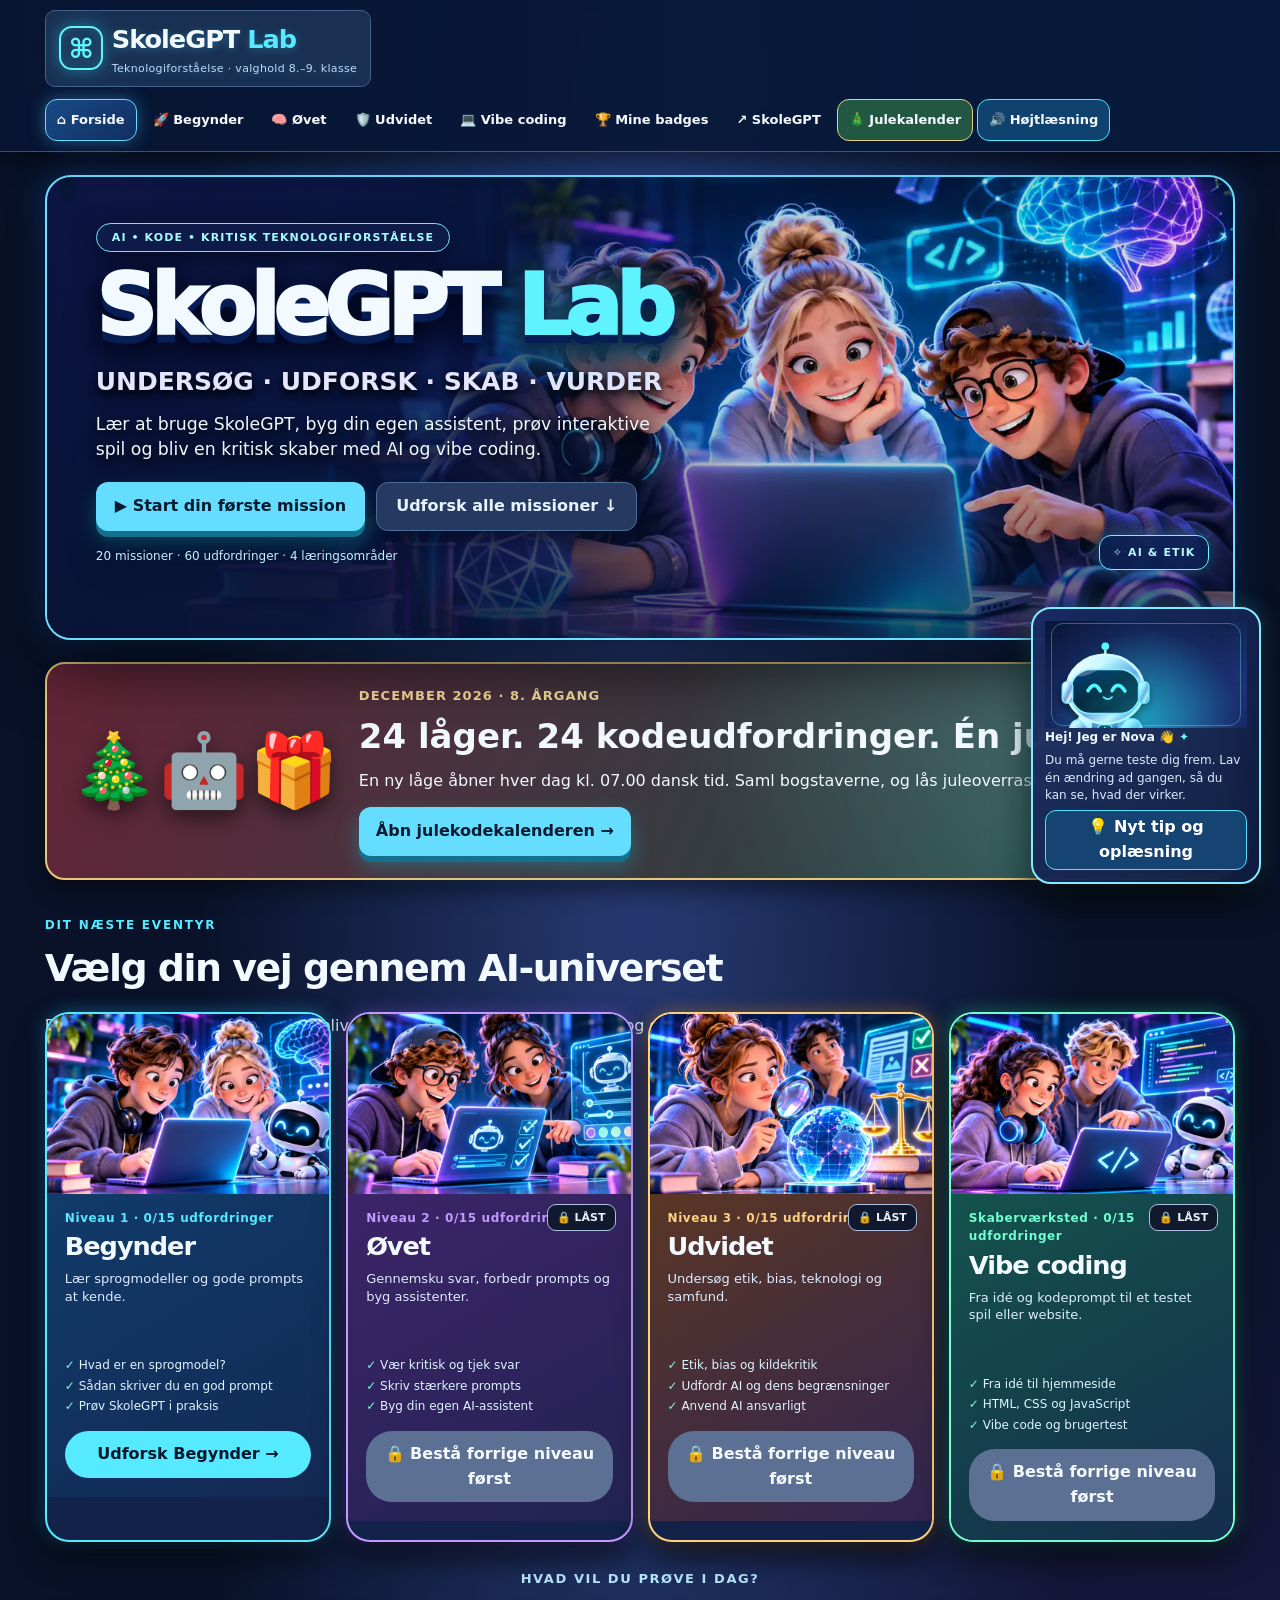
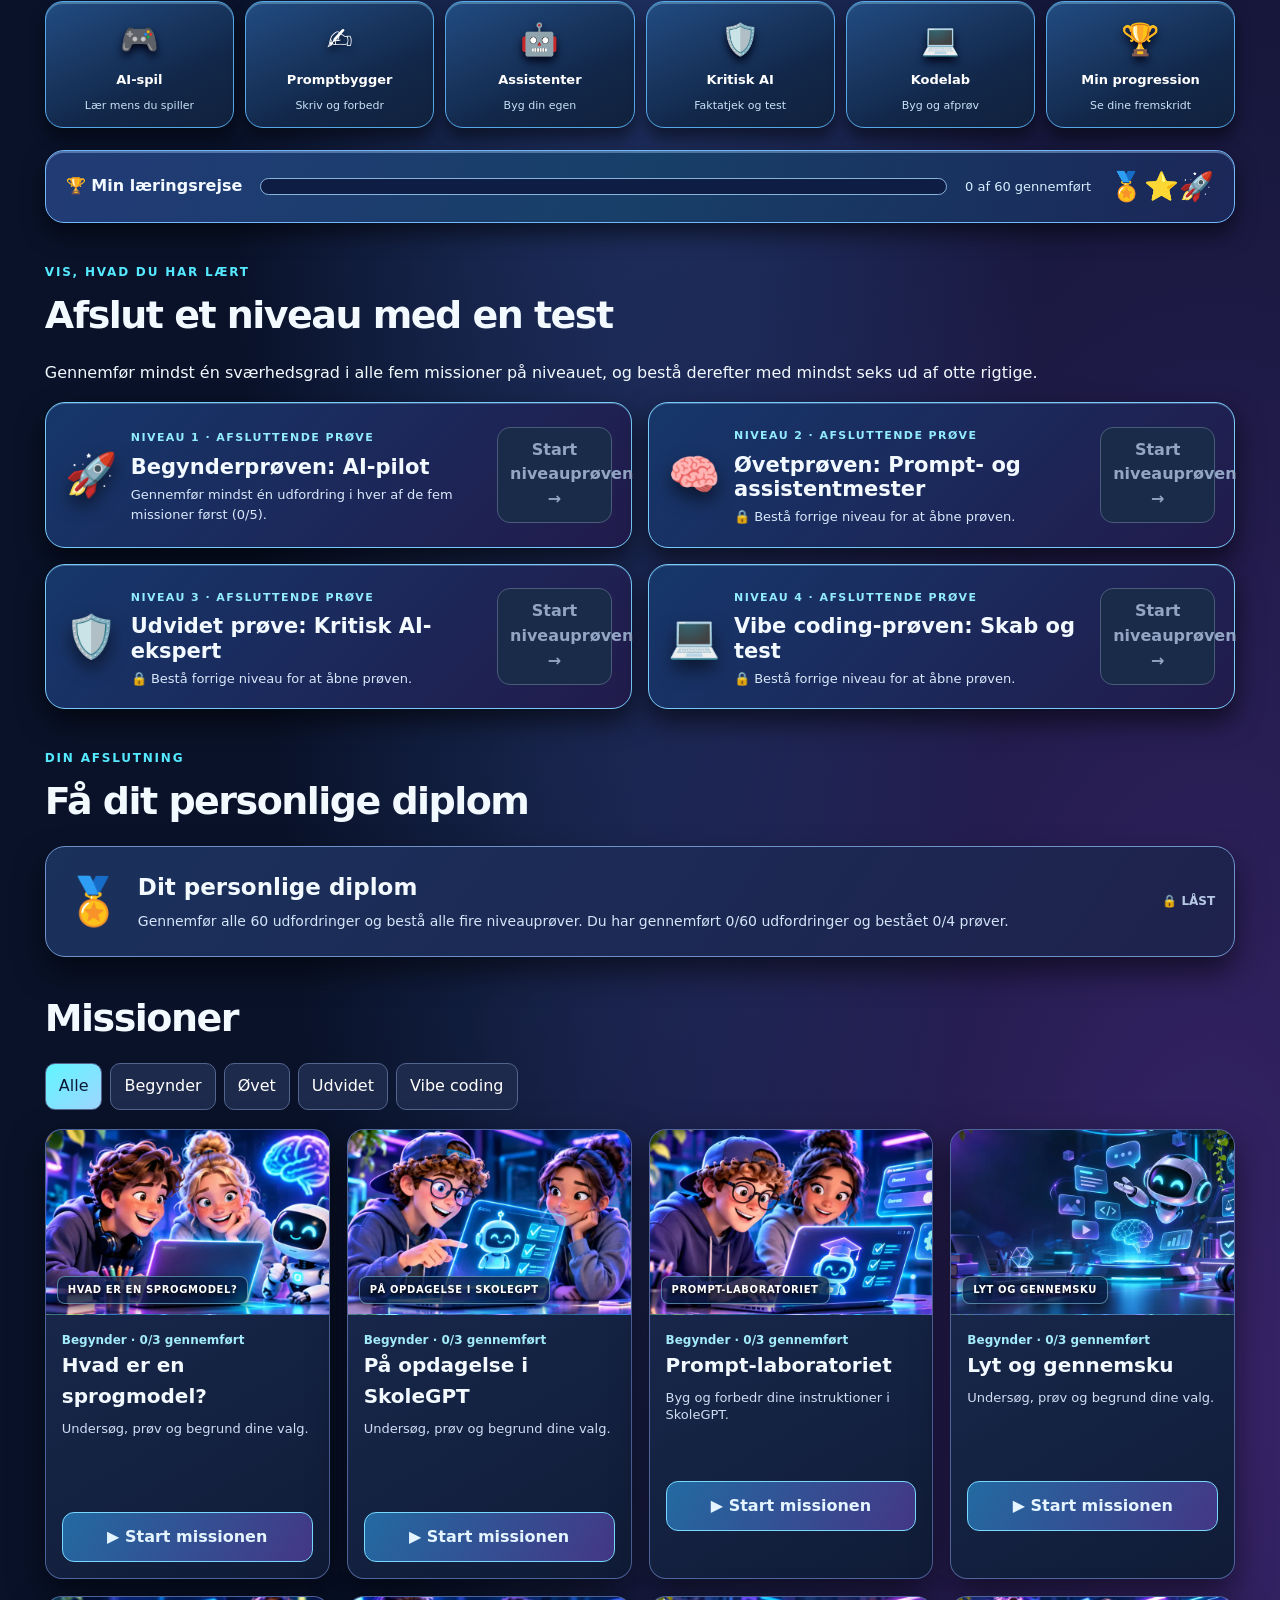
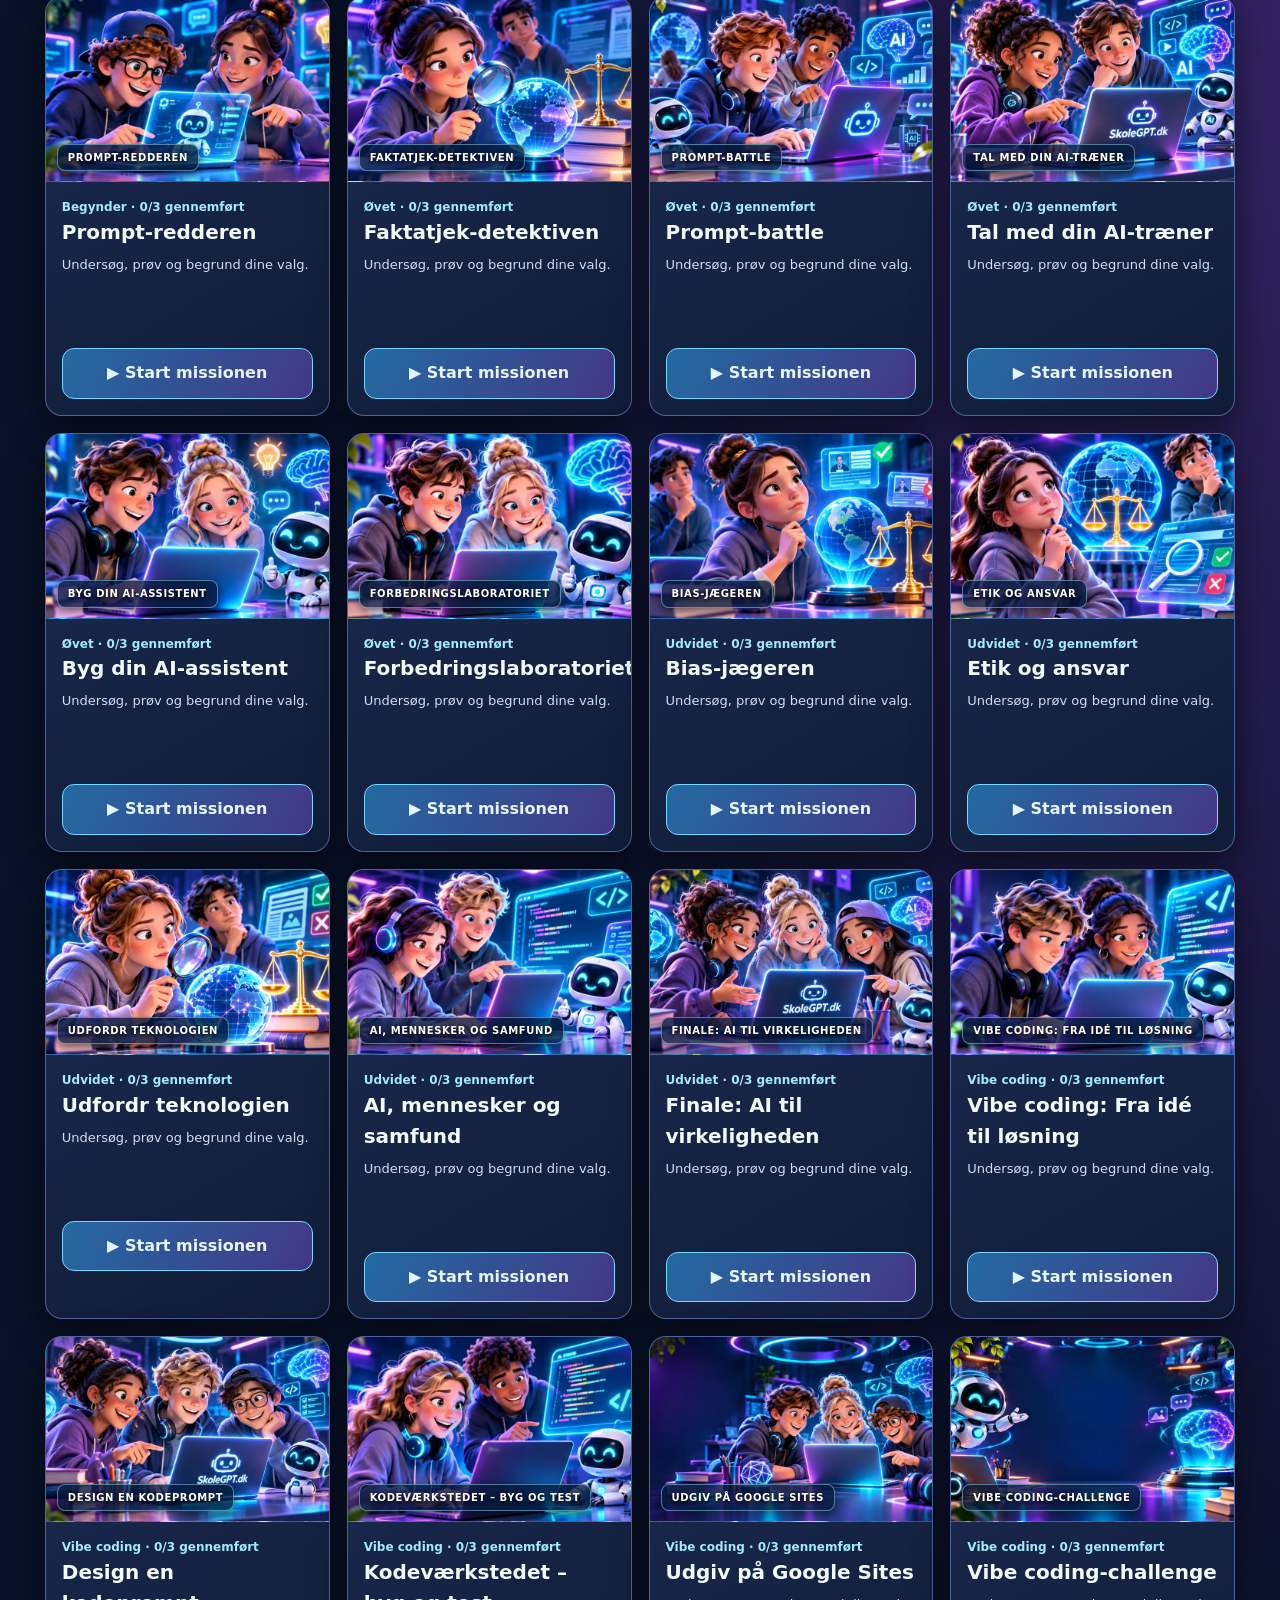
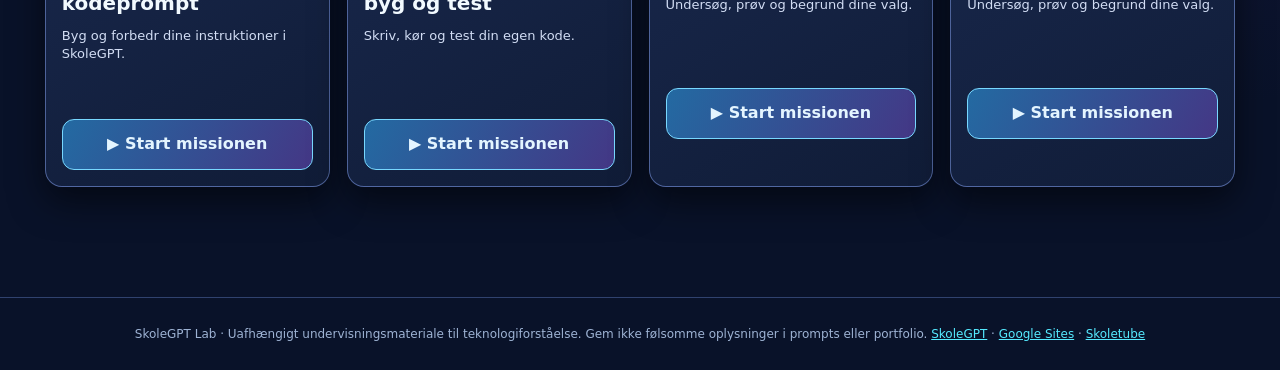
<file: index.html>
<!doctype html><html lang="da"><head><meta charset="utf-8"><meta name="viewport" content="width=device-width,initial-scale=1"><meta name="theme-color" content="#0b102a"><title>SkoleGPT Lab · Teknologiforståelse</title><style>
:root{--cyan:#53dcff;--purple:#ba8aff;--green:#79ffd3;--ink:#eaf4ff;--muted:#b9c8e2}*{box-sizing:border-box}body{margin:0;font:16px/1.55 system-ui,Arial,sans-serif;background:radial-gradient(ellipse at 75% 0,#273371 0,transparent 47%),#090f24;color:var(--ink)}button,a{font:inherit}button{cursor:pointer}a{color:var(--cyan)}.top{position:sticky;top:0;z-index:8;background:#0c1431ed;border-bottom:1px solid #38537b;padding:13px max(4%,calc((100% - 1250px)/2));display:flex;flex-wrap:wrap;gap:14px;align-items:center;justify-content:space-between;backdrop-filter:blur(20px)}.logo{font-size:22px;font-weight:900}.logo b{color:var(--cyan)}.top nav{display:flex;gap:8px;flex-wrap:wrap}.top button,.top a{border:1px solid #42618b;border-radius:10px;background:#193052;color:#e9f7ff;padding:9px 13px;text-decoration:none}.top button:hover,.secondary:hover{border-color:var(--cyan)}main{max-width:1250px;margin:auto;padding:28px 4% 100px}.hero{min-height:330px;border-radius:24px;padding:42px;position:relative;overflow:hidden;display:flex;align-items:center;background:radial-gradient(circle at 80% 45%,#2d8bff66,transparent 27%),radial-gradient(circle at 74% 50%,#9f56ff66,transparent 38%),linear-gradient(125deg,#152b56,#0e1839);border:1px solid #536eae}.hero h1{font-size:clamp(44px,6vw,75px);line-height:1;margin:15px 0}.hero h1 span{color:var(--cyan)}.hero p{font-size:18px;max-width:670px}.eyebrow{color:var(--cyan);font-size:12px;font-weight:800;letter-spacing:.15em;text-transform:uppercase}.hero-robot{font-size:clamp(80px,14vw,190px);filter:drop-shadow(0 0 32px #61dbff);position:absolute;right:5%;top:16%;transform:rotate(-9deg);opacity:.9}.hero-copy{position:relative;z-index:2}.hero .links{display:flex;gap:12px;flex-wrap:wrap}.primary,.secondary{background:#64ddff;color:#071b31;border:0;border-radius:12px;padding:12px 17px;font-weight:800}.secondary{background:#263960;color:#e4f5ff;border:1px solid #496e98}.hero a{display:inline-block}.section-head{margin:40px 0 16px}.section-head h2{font-size:29px;margin:2px 0}.grid{display:grid;grid-template-columns:repeat(4,minmax(0,1fr));gap:15px}.card{background:linear-gradient(150deg,#1b2b52,#101c37);border:1px solid #425581;border-radius:17px;overflow:hidden}.art{height:154px;background:radial-gradient(circle at 68% 40%,var(--glow),transparent 63%),#17244e;position:relative;overflow:hidden}.art:before{content:'';position:absolute;inset:-60px -25px auto auto;width:165px;height:165px;border:3px solid #ffffff24;border-radius:35px;transform:rotate(35deg)}.art .emoji{position:absolute;right:18%;top:13px;font-size:78px;filter:drop-shadow(8px 14px 9px #0009);animation:float 5s ease-in-out infinite}.art .tiny{position:absolute;bottom:10px;left:14px;color:#edfcff;font-size:11px;font-weight:900;letter-spacing:.15em}.body{padding:18px}.body h3{margin:0 0 8px;font-size:22px}.body p{color:var(--muted);margin:0 0 17px;min-height:75px}.body button{width:100%}.filters{display:flex;flex-wrap:wrap;gap:8px;margin-bottom:19px}.filters button,.difficulty button{border-radius:10px;border:1px solid #53658e;padding:10px 13px;background:#1e2a4c;color:white}.filters .on,.difficulty .on{background:var(--cyan);color:#0b1937}.mission-grid{display:grid;grid-template-columns:repeat(3,minmax(0,1fr));gap:16px}.mission .art{height:124px}.mission .art .emoji{font-size:63px}.mission .body p{min-height:60px}.mission .body h3{font-size:19px}.status{color:#a3eafa;font-size:12px;font-weight:700}.bar{background:#243857;height:12px;border-radius:12px;overflow:hidden;margin:8px 0 20px}.bar i{background:linear-gradient(90deg,#44dfff,#a885ff);display:block;height:100%;transition:width .2s}#task-view,#progress-view{display:none}.back{border:0;background:none;color:var(--cyan);padding:12px 0}.task-header{display:flex;gap:20px;align-items:center;margin:15px 0 25px}.task-header .art{width:225px;flex:none;border-radius:15px}.task-header h1{font-size:34px;margin:6px 0}.task-header p{color:var(--muted)}.difficulty{display:flex;gap:9px;flex-wrap:wrap;margin:20px 0}.panel{background:#15213e;border:1px solid #4c6191;padding:25px;border-radius:20px}.panel h2{margin-top:4px}.work{background:#0d1934;border:1px solid #3d5584;padding:20px;border-radius:14px}.work textarea,.work input[type=text]{display:block;width:100%;color:white;background:#1a2b4e;border:1px solid #687aa1;border-radius:10px;padding:12px;margin:10px 0;font:inherit}.work textarea{min-height:170px}.work label{display:block;margin-top:10px}.check{display:flex!important;align-items:start;gap:8px}.controls{display:flex;flex-wrap:wrap;gap:9px;margin:15px 0}.output{white-space:pre-wrap;overflow-wrap:anywhere;border-left:4px solid var(--cyan);padding:15px;background:#1b3052;border-radius:7px;margin:10px 0}.answers{display:grid;gap:10px}.answers button{border:1px solid #54749b;border-radius:12px;background:#213657;color:#fff;padding:13px;text-align:left}.answers button:hover{border-color:#5ae7ff}.code{font:13px/1.5 ui-monospace,Consolas,monospace!important;white-space:pre;tab-size:2;min-height:270px!important}iframe{display:block;width:100%;height:340px;background:white;border:2px solid #60eec4;border-radius:12px}.helper{position:fixed;bottom:18px;right:18px;z-index:9;background:#192950;border:1px solid #78ddff;border-radius:17px;padding:13px;max-width:250px;box-shadow:0 10px 35px #0009}.helper button{background:none;color:#fff;border:0}.helper p{font-size:13px;margin:6px 0}.notice{padding:12px;border-left:4px solid var(--green);background:#25415c;margin:12px 0}.warn{border-color:#ff9ca6}.guide{display:grid;grid-template-columns:repeat(3,1fr);gap:13px;margin:16px 0}.guide article{padding:15px;background:#1a2d50;border:1px solid #456287;border-radius:12px}.guide h3{margin:3px 0}.guide p{color:var(--muted);font-size:14px}.hint{font-size:13px;color:#c1d1e5}footer{border-top:1px solid #30426e;text-align:center;padding:27px 16px;color:#9eb3d4;font-size:12px}@keyframes float{50%{transform:translateY(-9px) rotate(4deg)}}@media(max-width:1000px){.grid{grid-template-columns:repeat(2,1fr)}.mission-grid{grid-template-columns:repeat(2,1fr)}}@media(max-width:650px){.grid,.mission-grid,.guide{grid-template-columns:1fr}.hero{padding:22px;min-height:340px}.hero-robot{font-size:110px;opacity:.22}.task-header{display:block}.task-header .art{width:100%;height:130px}.panel{padding:15px}.top{position:static}}@media(prefers-reduced-motion:reduce){*{animation:none!important;scroll-behavior:auto!important}}

/* Neon 3D / cinematic redesign */
body{background:radial-gradient(ellipse at 95% 5%,#263c83,transparent 48%),radial-gradient(ellipse at 0 50%,#422365,transparent 50%),#070d21}
.hero{min-height:460px;isolation:isolate;box-shadow:0 28px 75px #0009,inset 0 2px #8de5ff64,0 0 50px #367afa30;background:radial-gradient(circle at 78% 50%,#267be88a,transparent 34%),radial-gradient(circle at 92% 88%,#b24fff88,transparent 44%),linear-gradient(122deg,#172150,#0a1433);border:1px solid #79d5ffb0}
.hero:before{content:'';position:absolute;inset:0;background:repeating-linear-gradient(90deg,#77e6ff0b 0 1px,transparent 1px 45px),repeating-linear-gradient(0deg,#77e6ff0b 0 1px,transparent 1px 45px);mask-image:linear-gradient(90deg,transparent 10%,#000);pointer-events:none}
.hero-copy{max-width:650px}.hero h1{font-size:clamp(47px,7vw,87px);font-weight:950;letter-spacing:-.07em;text-shadow:0 8px 18px #000b}.hero h1 span{background:linear-gradient(105deg,#5afaff,#689cff,#d58aff);background-clip:text;-webkit-background-clip:text;color:transparent;filter:drop-shadow(0 6px 18px #43e5ff85)}
.hero .eyebrow{background:#0d295bad;border:1px solid #70e4ff99;padding:7px 13px;border-radius:40px;display:inline-block}
.hero-robot{display:none}
.hero-stage{position:absolute;right:1%;width:45%;height:100%;top:0;pointer-events:none;z-index:1}
.hero-stage:before{content:'';position:absolute;inset:11%;border:3px solid #69e4ff6a;border-radius:50%;transform:rotateX(65deg);box-shadow:0 0 40px #55eaff6a,inset 0 0 45px #905dfc9a;animation:spinGlow 13s linear infinite}
.hero-stage:after{content:'';position:absolute;bottom:7%;right:12%;width:72%;height:17%;border-radius:50%;background:radial-gradient(ellipse,#63e9ffaf,#764dfb62 47%,transparent 73%);border:2px solid #76efff;box-shadow:0 0 45px #55eeff}
.techfloat{position:absolute;z-index:4;font-size:clamp(22px,3vw,40px);display:grid;place-items:center;width:75px;height:75px;border-radius:16px;background:linear-gradient(130deg,#72e9ff70,#2a2e76dd);border:1px solid #94ebff;box-shadow:0 9px 22px #0009,0 0 20px #4beaff70;animation:techFloat 5s ease-in-out infinite}
.techfloat.a{left:7%;top:14%}.techfloat.b{right:5%;top:10%;animation-delay:-2s}.techfloat.c{left:2%;bottom:25%;animation-delay:-3s}.techfloat.d{right:4%;bottom:27%;animation-delay:-1s}
.bot{position:absolute;left:50%;top:18%;width:175px;height:225px;transform:translateX(-50%);filter:drop-shadow(0 25px 20px #0009);animation:botHover 4s ease-in-out infinite;z-index:3}
.bot-head{position:absolute;top:0;left:4px;width:166px;height:133px;border-radius:44% 44% 37% 37%;border:4px solid #b9efff;background:linear-gradient(135deg,#fbffff,#9dceee 30%,#4a78c6 66%,#e7fbff);box-shadow:inset 8px 8px 15px #fff9,inset -10px -9px 22px #142e7a85,0 0 32px #51dfff}
.bot-face{position:absolute;inset:20px 14px 19px;background:radial-gradient(circle at 70% 10%,#2654a3,#07102e 72%);border:2px solid #7ddfff;border-radius:35px}
.bot-eye{position:absolute;top:27px;width:30px;height:28px;border-bottom:8px solid #6cfaff;border-radius:0 0 40px 40px;filter:drop-shadow(0 0 6px #43efff);animation:blink 5.2s infinite}.bot-eye.left{left:22px}.bot-eye.right{right:22px}
.bot-smile{position:absolute;top:61px;left:43%;width:22px;height:9px;border-bottom:4px solid #8cfaff;border-radius:50%}
.bot-ear{position:absolute;top:44px;width:19px;height:45px;border-radius:12px;border:2px solid #aaf7ff;background:linear-gradient(#8deaff,#4761c8)}.bot-ear.left{left:-15px}.bot-ear.right{right:-15px}
.bot-antenna{position:absolute;top:-19px;left:83px;width:5px;height:20px;background:#bafaff;border-radius:4px}.bot-antenna:before{content:'';position:absolute;top:-10px;left:-6px;width:17px;height:17px;background:#70ffff;box-shadow:0 0 19px #7dffff;border-radius:50%}
.bot-body{position:absolute;top:128px;left:43px;width:92px;height:94px;border-radius:36px;background:linear-gradient(140deg,#efffff,#7ca8dd 55%,#3a4c9f);border:3px solid #b5f7ff;box-shadow:inset 7px 8px 14px #fff9,0 0 24px #54ddff7b}
.bot-core{position:absolute;top:25px;left:28px;width:31px;height:31px;display:grid;place-items:center;border:2px solid #91faff;border-radius:10px;background:#164078;color:#baffff;font-weight:900;box-shadow:0 0 16px #50ffff}
.bot-arm{position:absolute;top:143px;width:42px;height:29px;border:3px solid #aef8ff;border-radius:18px;background:linear-gradient(#eaffff,#6b8fda)}.bot-arm.left{left:4px;transform:rotate(30deg)}.bot-arm.right{right:2px;transform-origin:left center;animation:wave 3.2s ease-in-out infinite}
.card{box-shadow:0 14px 35px #0008,inset 0 1px #fff2;transition:transform .25s,box-shadow .25s,border-color .25s;transform-style:preserve-3d;border-color:#738dd49e}.card:hover{transform:translateY(-8px) rotateX(2deg);border-color:#86eeff;box-shadow:0 22px 45px #000b,0 0 25px #55e5ff53}
.art{background:radial-gradient(circle at 70% 35%,var(--glow),transparent 62%),repeating-linear-gradient(90deg,#ffffff0c 0 1px,transparent 1px 33px),linear-gradient(135deg,#27366c,#181c47 65%,#36245c)}
.art:after{content:'';position:absolute;width:170px;height:65px;bottom:-24px;right:3%;border:2px solid #76ecff99;border-radius:50%;box-shadow:0 0 26px #63faff88;transform:rotate(-15deg)}
.art .emoji{filter:drop-shadow(0 13px 6px #000b) drop-shadow(0 0 21px var(--glow));animation:techFloat 4s ease-in-out infinite}
.primary{box-shadow:0 6px 0 #13718d,0 10px 22px #14c9e957;transition:transform .2s,box-shadow .2s}.primary:hover{transform:translateY(-3px);box-shadow:0 9px 0 #13718d,0 17px 28px #14c9e98c}
.helper{max-width:290px;border-radius:21px;background:linear-gradient(135deg,#263d78,#121a39);border:1px solid #7ae9ff;box-shadow:0 14px 40px #000a,0 0 24px #53dfff44;padding:13px 16px}
.nova-face{position:relative;width:68px;height:66px;margin:0 auto 4px;border:3px solid #b5f7ff;border-radius:42% 42% 36% 36%;background:linear-gradient(140deg,#fff,#7ca9f3,#4568be);box-shadow:inset 5px 5px #fff6,0 0 22px #6aefff;animation:novaBounce 3.4s ease-in-out infinite}
.nova-face:before{content:'';position:absolute;inset:12px 8px;border-radius:30px;background:#0a1b4b;border:2px solid #6ce5ff}
.nova-face:after{content:'◡';position:absolute;left:10px;top:7px;color:#67fbff;font-size:35px;letter-spacing:1px;text-shadow:0 0 10px #72f9ff;animation:blink 5s infinite}
.nova-name{display:block;width:100%;font-weight:900;text-align:center}.nova-name:focus-visible{outline:2px solid #fff}
@keyframes techFloat{0%,100%{translate:0 0}50%{translate:0 -13px}}@keyframes botHover{0%,100%{transform:translateX(-50%) translateY(0) rotate(-3deg)}50%{transform:translateX(-50%) translateY(-16px) rotate(2deg)}}@keyframes wave{0%,100%{transform:rotate(-25deg)}50%{transform:rotate(-70deg)}}@keyframes blink{0%,45%,49%,100%{opacity:1}46%,48%{opacity:.15}}@keyframes novaBounce{0%,100%{transform:translateY(0) rotate(-4deg)}50%{transform:translateY(-8px) rotate(5deg)}}@keyframes spinGlow{50%{transform:rotateX(65deg) rotate(180deg);filter:brightness(1.6)}}@media(max-width:800px){.hero-stage{width:53%;opacity:.45}.hero-copy{max-width:100%}.hero{min-height:435px}}@media(max-width:600px){.hero-stage{right:-18%;width:84%;opacity:.24}.hero{padding:28px;min-height:440px}.hero h1{font-size:54px}.techfloat{width:55px;height:55px}}@media(prefers-reduced-motion:reduce){.bot,.techfloat,.nova-face,.art .emoji,.bot-arm,.bot-eye,.hero-stage:before{animation:none!important}.card,.primary{transition:none!important}}
 .top a.logo{color:var(--ink);text-decoration:none} .top a.logo:hover{filter:brightness(1.15)} .top a.logo:focus-visible{outline:3px solid #62efff;outline-offset:5px;border-radius:10px}</style><link rel="stylesheet" href="visual-v2.css?v=15"><link rel="stylesheet" href="exams.css?v=2"><style id="diploma-styles">/* SkoleGPT Lab · Diploma. Original printable A4 certificate. */
.diploma-locked,.diploma-ready{display:flex;align-items:center;gap:16px;border:1px solid #6e93cb;border-radius:20px;background:linear-gradient(125deg,#1a315c,#1e224c);box-shadow:0 15px 30px #0008;padding:19px;margin:14px 0 28px}
.diploma-ready{border-color:#f4cb7d;background:radial-gradient(circle at 96% 30%,#86643b99,transparent 33%),linear-gradient(115deg,#1b395d,#293152)}
.diploma-ready>span,.diploma-locked>span:first-child{font-size:46px}
.diploma-ready>div,.diploma-locked>div{flex:1}
.diploma-ready h3,.diploma-locked h3{font-size:23px;margin:0 0 5px}
.diploma-ready p,.diploma-locked p{margin:0;color:#d4e5fa;font-size:14px}
.diploma-lock-label{font-size:12px;font-weight:800;color:#b7c8e5;white-space:nowrap}
#certificate-view{display:none}
#certificate-view .diploma-control{max-width:890px;margin:0 auto 18px;background:#17284a;padding:22px;border:1px solid #5cbadf;border-radius:18px}
#certificate-view label{display:block;margin:0 0 8px;font-weight:800}
#certificate-name{width:100%;max-width:520px;padding:13px 15px;border:2px solid #83ceea;border-radius:12px;background:#0b1c3e;color:white;font:inherit}
#certificate-view .controls{margin:15px 0}
#certificate-stage-wrap{max-width:1100px;margin:0 auto}
#certificate-error{color:#ffd0d7;min-height:22px;margin-top:7px}
.diploma-sheet{aspect-ratio:297/210;position:relative;overflow:hidden;width:100%;max-width:1100px;margin:auto;background:radial-gradient(circle at 50% 20%,#244a83,#142950 54%,#09152f);border:10px solid #e9c778;box-shadow:0 22px 50px #000c;color:#f7f5f1;font-family:Georgia,'Times New Roman',serif;text-align:center}
.diploma-inner{position:absolute;inset:1.2%;border:3px solid #d6b771;padding:3% 5% 2%;display:flex;flex-direction:column;align-items:center;justify-content:space-around;overflow:hidden}
.diploma-inner:before,.diploma-inner:after{content:'✦';position:absolute;color:#d9b979;font-size:52px;top:10%;opacity:.65}
.diploma-inner:before{left:5%}.diploma-inner:after{right:5%}
.diploma-orbit{position:absolute;z-index:0;font-size:320px;color:#d3be7840;top:10%;left:50%;transform:translateX(-50%);pointer-events:none}
.diploma-inner>*:not(.diploma-orbit){z-index:1;position:relative}
.diploma-kicker{font:800 clamp(10px,1.4vw,16px)/1.4 system-ui,sans-serif;letter-spacing:.26em;color:#e9ca83}
.diploma-sparkles{font-size:clamp(12px,1.9vw,25px);color:#f9d995;letter-spacing:.55em}
.diploma-heading{font-size:clamp(42px,7.5vw,100px);font-weight:800;letter-spacing:.13em;color:#fff4d4;line-height:.92;text-shadow:0 4px 0 #725a32}
.diploma-small{font:750 clamp(10px,1.3vw,17px) system-ui,sans-serif;letter-spacing:.2em;color:#c8e9ff}
.diploma-recipient{font-size:clamp(28px,5.3vw,72px);line-height:1.05;max-width:95%;overflow-wrap:anywhere;border-bottom:2px solid #e2bf72;padding:0 4% 1%;color:#fff}
.diploma-lead{font:clamp(12px,1.6vw,20px)/1.5 system-ui,sans-serif;color:#dbe9fc;margin:0}
.diploma-competencies{display:grid;grid-template-columns:repeat(2,minmax(0,1fr));gap:8px 25px;text-align:left;margin:2px 0;width:85%;max-width:850px;font:650 clamp(10px,1.2vw,15px) system-ui,sans-serif;color:#e4f8ff}
.diploma-competencies span{color:#f9d580}
.diploma-bottom{display:grid;grid-template-columns:1fr auto 1fr;align-items:center;gap:20px;width:100%;max-width:920px;text-align:left}
.diploma-bottom>div:last-child{text-align:right}
.diploma-bottom span{font:700 clamp(10px,1.1vw,13px) system-ui,sans-serif;letter-spacing:.11em;color:#a8d7f4;display:block}
.diploma-bottom strong{display:block;font-size:clamp(11px,1.3vw,17px);color:#fff2d0;margin-top:4px}
.diploma-seal{border:5px double #f5d583;border-radius:50%;min-width:104px;min-height:104px;display:flex;align-items:center;justify-content:center;flex-direction:column;background:radial-gradient(circle,#a27b34,#745b26);box-shadow:0 0 20px #d9ad6480}
.diploma-seal strong{font-size:28px!important;line-height:1.1!important;margin:0!important}
.diploma-seal small{font:800 10px system-ui,sans-serif;letter-spacing:.15em;color:#fff2cc}
.diploma-foot{font:10px/1.3 system-ui,sans-serif;color:#aabddc}
.standalone-hint{text-align:center;font:15px system-ui,sans-serif;color:#e5f8ff;margin:15px}
.standalone-diploma{max-width:1100px;margin:18px auto}
@media(max-width:720px){
.diploma-ready,.diploma-locked{flex-wrap:wrap}.diploma-ready>button{width:100%}
.diploma-sheet{border-width:5px}.diploma-inner{padding:2.5%;border-width:2px}
.diploma-heading{font-size:7vw}.diploma-orbit{font-size:120px}
.diploma-seal{min-width:52px;min-height:52px;border-width:2px}.diploma-seal strong{font-size:14px!important}.diploma-seal small{font-size:6px}
.diploma-bottom{gap:5px}.diploma-competencies{gap:4px 10px;width:95%}.diploma-foot{font-size:5px}
}
@page{size:A4 landscape;margin:0}
@media print{
body{background:white!important;margin:0!important;print-color-adjust:exact!important;-webkit-print-color-adjust:exact!important}
body *{visibility:hidden!important}
#certificate-stage,#certificate-stage *{visibility:visible!important}
#certificate-stage{position:fixed!important;top:0!important;left:0!important;width:297mm!important;height:210mm!important;max-width:none!important;margin:0!important;border-width:4mm!important;box-shadow:none!important;aspect-ratio:auto!important}
#certificate-stage .diploma-inner{padding:3% 5% 2%}
#certificate-stage .diploma-heading{font-size:76px}
#certificate-stage .diploma-recipient{font-size:54px}
#certificate-stage .diploma-competencies{font-size:13px}
#certificate-stage .diploma-lead{font-size:18px}
#certificate-stage .diploma-kicker{font-size:15px}
#certificate-stage .diploma-bottom strong{font-size:14px}
#certificate-stage .diploma-seal{width:105px;height:105px}
}</style><link rel="stylesheet" href="badges.css?v=2"></head><body><header class="top"><a class="logo" href="./" aria-label="SkoleGPT Lab – gå til hovedsidens start"><span class="logo-mark" aria-hidden="true">⌘</span><span>SkoleGPT <b>Lab</b><small>Teknologiforståelse · valghold 8.–9. klasse</small></span></a><nav aria-label="Hovedmenu"><button class="active" onclick="home()" title="Forside">⌂ Forside</button><button onclick="selectLevel(0)">🚀 Begynder</button><button onclick="selectLevel(1)">🧠 Øvet</button><button onclick="selectLevel(2)">🛡️ Udvidet</button><button onclick="selectLevel(3)">💻 Vibe coding</button><button onclick="progress()">🏆 Mine badges</button><a href="https://skolegpt.dk/" target="_blank" rel="noopener">↗ SkoleGPT</a><a id="christmas-nav" href="julekalender.html" style="display:none;background:#225841;border-color:#e5cf88">🎄 Julekalender</a><button class="read" onclick="readPage()">🔊 Højtlæsning</button></nav></header><main><section id="home-view"><div class="hero" role="region" aria-label="SkoleGPT Lab – AI i praksis"><div class="hero-copy"><span class="eyebrow">AI • KODE • KRITISK TEKNOLOGIFORSTÅELSE</span><h1>SkoleGPT <span>Lab</span></h1><p class="tagline">UNDERSØG · UDFORSK · SKAB · VURDER</p><p class="intro-line">Lær at bruge SkoleGPT, byg din egen assistent, prøv interaktive spil og bliv en kritisk skaber med AI og vibe coding.</p><div class="links"><button class="primary" onclick="openTask(0,0)">▶ Start din første mission</button><a class="secondary" href="#missions">Udforsk alle missioner ↓</a></div><p class="hint">20 missioner · 60 udfordringer · 4 læringsområder</p></div><span class="hero-chip left" aria-hidden="true">✧ PROMPTING</span><span class="hero-chip right" aria-hidden="true">✧ AI &amp; ETIK</span></div><section id="christmas-feature" style="display:none;margin:22px 0;padding:22px;border:2px solid #e7c879;border-radius:20px;background:radial-gradient(circle at 94% 0,#b9f6fc44,transparent 42%),linear-gradient(115deg,#662438,#144d47);box-shadow:0 12px 20px #0006"><div style="display:flex;align-items:center;gap:20px;flex-wrap:wrap"><div aria-hidden="true" style="font-size:72px;filter:drop-shadow(0 8px 10px #0008)">🎄🤖🎁</div><div style="flex:1;min-width:200px"><div style="color:#ffe1a0;font-size:13px;font-weight:900;letter-spacing:.08em">DECEMBER 2026 · 8. ÅRGANG</div><h2 style="margin:4px 0;font-size:clamp(23px,3vw,34px)">24 låger. 24 kodeudfordringer. Én julegåde.</h2><p style="margin:6px 0 14px">En ny låge åbner hver dag kl. 07.00 dansk tid. Saml bogstaverne, og lås juleoverraskelsen op.</p><a href="julekalender.html" class="primary" style="display:inline-block;text-decoration:none">Åbn julekodekalenderen →</a></div></div></section><div class="section-head"><span class="eyebrow">DIT NÆSTE EVENTYR</span><h2>Vælg din vej gennem AI-universet</h2><p>Begynd med det grundlæggende, bliv bedre til at udfordre teknologien, og skab dine egne løsninger.</p></div><div id="level-cards" class="grid"></div><div class="quick-head">Hvad vil du prøve i dag?</div><div class="quick-grid"><button class="quick-action" onclick="openTask(0,0)"><span class="symbol">🎮</span><strong>AI-spil</strong><small>Lær mens du spiller</small></button><button class="quick-action" onclick="openTask(2,0)"><span class="symbol">✍️</span><strong>Promptbygger</strong><small>Skriv og forbedr</small></button><button class="quick-action" onclick="openTask(8,0)"><span class="symbol">🤖</span><strong>Assistenter</strong><small>Byg din egen</small></button><button class="quick-action" onclick="openTask(5,0)"><span class="symbol">🛡️</span><strong>Kritisk AI</strong><small>Faktatjek og test</small></button><button class="quick-action" onclick="openTask(17,0)"><span class="symbol">💻</span><strong>Kodelab</strong><small>Byg og afprøv</small></button><button class="quick-action" onclick="progress()"><span class="symbol">🏆</span><strong>Min progression</strong><small>Se dine fremskridt</small></button></div><div class="progress-deck"><strong>🏆 Min læringsrejse</strong><div class="progress-track"><div class="bar"><i id="bar"></i></div></div><span id="total" class="progress-label"></span><span class="trophies" aria-hidden="true">🏅⭐🚀</span></div><div class="section-head" id="leveltests"><span class="eyebrow">VIS, HVAD DU HAR LÆRT</span><h2>Afslut et niveau med en test</h2><p>Gennemfør mindst én sværhedsgrad i alle fem missioner på niveauet, og bestå derefter med mindst seks ud af otte rigtige.</p></div><div id="exam-panel" aria-label="Niveauprøver"></div><div class="section-head"><span class="eyebrow">DIN AFSLUTNING</span><h2>Få dit personlige diplom</h2></div><div id="certificate-panel"></div><div class="section-head" id="missions"><h2>Missioner</h2></div><div id="filters" class="filters"></div><div id="mission-cards" class="mission-grid"></div></section><section id="task-view"><button class="back" onclick="home()">← Til missioner</button><div id="task-area"></div></section><section id="certificate-view" aria-label="Personligt diplom"><button class="back" onclick="home()">← Til forsiden</button><div class="diploma-control"><h1>Dit personlige SkoleGPT Lab-diplom</h1><p>Skriv dit navn. Du kan derefter udskrive diplomet eller gemme det som PDF. Navnet gemmes kun på denne enhed.</p><label for="certificate-name">Elevens navn</label><input id="certificate-name" type="text" maxlength="70" autocomplete="name" placeholder="Skriv dit navn"><div class="controls"><button class="primary" onclick="prepareDiploma()">👁 Vis diplom</button><button class="secondary" onclick="printDiploma()">🖨 Udskriv / Gem som PDF</button><button class="secondary" onclick="downloadDiploma()">↓ Gem diplomet som HTML</button></div><p id="certificate-error" role="status" aria-live="polite"></p><p class="hint">Vil du gemme det online? Vælg “Gem som PDF” i udskriftsvinduet, og upload filen til dit Google Drev. Der uploades ikke automatisk personoplysninger.</p></div><div id="certificate-stage-wrap"></div></section><section id="exam-view"><button class="back" onclick="endExam()">← Til missioner</button><div id="exam-content"></div></section><section id="progress-view"><button class="back" onclick="home()">← Til missioner</button><h1>Min progression</h1><div class="achievement-layout"><div class="achievement-progress-column"><div id="progress-body"></div><div id="exam-progress"></div><div id="certificate-progress"></div></div><div class="achievement-wall-column"><div id="badge-wall" aria-live="polite" aria-label="Mine opnåede og låste badges"></div></div></div><div class="controls"><button class="primary" onclick="exportNotes()">↓ Hent portfolio</button><button class="secondary" onclick="resetAll()">Nulstil lokale fremskridt</button></div></section></main><aside class="helper" aria-label="Nova, din digitale makker"><div class="nova-window" aria-hidden="true"></div><div class="nova-bubble">Hej! Jeg er Nova 👋</div><p id="helper-text">Jeg hjælper dig med tips. Vælg en mission, og prøv selv!</p><button class="nova-name" onclick="novaNextTip();speak(document.getElementById('helper-text').textContent)" aria-label="Få et nyt tip fra Nova og hør det højt">💡 Nyt tip og oplæsning</button></aside><footer>SkoleGPT Lab · Uafhængigt undervisningsmateriale til teknologiforståelse. Gem ikke følsomme oplysninger i prompts eller portfolio. <a href="https://skolegpt.dk/">SkoleGPT</a> · <a href="https://sites.google.com/">Google Sites</a> · <a href="https://www.skoletube.dk/">Skoletube</a></footer><script>
'use strict';
const levels=[['Begynder','🚀','#17c8f8','Lær sprogmodeller og gode prompts at kende.'],['Øvet','🧠','#ad79ff','Gennemsku svar, forbedr prompts og byg assistenter.'],['Udvidet','🛡️','#ffaf55','Undersøg etik, bias, teknologi og samfund.'],['Vibe coding','💻','#38e8b8','Fra idé og kodeprompt til et testet spil eller website.']];
const M=[
['Hvad er en sprogmodel?','🧠','quiz','At generere sandsynlige tekstfortsættelser','At kunne garantere alle fakta','At have egne menneskelige erfaringer','Hvad er hovedopgaven for en sprogmodel?','En model lyder sikker. Hvad skal du gøre?','Hvordan kan et opdigtet AI-svar opdages?'],
['På opdagelse i SkoleGPT','🧭','write','Forklar fotosyntese med tre sætninger. Hvad lagde du mærke til?','Sammenlign to forskellige prompts om samme emne.','Test en prompt, hvor vigtige oplysninger mangler, og vurder svaret.'],
['Prompt-laboratoriet','🧩','prompt','Forklar fotosyntese for en elev i 8. klasse.','Træn mig til en mundtlig prøve. Stil ét spørgsmål ad gangen.','Sammenlign fordele og ulemper ved atomkraft med kontrolbare kilder.'],
['Lyt og gennemsku','🎧','listen','Solen er en stjerne, cirka 150 millioner kilometer fra Jorden.','Alle unge lærer bedst ved hjælp af AI, uden undtagelser.','94 procent af eleverne bliver dygtigere af chatbots, viser en undersøgelse.'],
['Prompt-redderen','🛠️','write','Forbedr prompten: Fortæl om energi.','Gør prompten Lav min aflevering til en læringsaktivitet.','Forbedr en klimaforandringsprompt med kilder og usikkerhed.'],
['Faktatjek-detektiven','🔎','quiz','Undersøg oprindelige kilder','Stol på tekstens selvsikre tone','Spring kontrollen over','En AI-kilde har ingen forfatter. Hvad gør du?','Hvilken kilde er bedst til gældende lovgivning?','To troværdige kilder giver forskellige tal. Hvad undersøger du?'],
['Prompt-battle','⚔️','write','Test en kort og en præcis prompt om samme emne.','Sammenlign en prompt med og uden angivet modtager og format.','Få modellen til at vise usikkerhed, og beskriv forsøget.'],
['Tal med din AI-træner','🎙️','speak','Forklar, hvad en god prompt er.','Forklar, hvorfor et AI-svar kan lyde rigtigt og stadig være forkert.','Argumentér både for og imod AI-assistenter til eksamen.'],
['Byg din AI-assistent','🤖','assistant','Byg en assistent til fem tyske gloser ad gangen.','Byg en assistent til sikker træning i en sport.','Byg en eksamenscoach, der giver hints før facit.'],
['Forbedringslaboratoriet','🔧','write','Gør et upræcist AI-svar lettere at forstå.','Undersøg en fejl og foreslå en bedre opfølgende prompt.','Lav en tjekliste til kvalitetssikring af din assistent.'],
['Bias-jægeren','⚖️','quiz','Undersøg skæve mønstre og repræsentation','Antag at alle output er neutrale','Fjern alle kritiske spørgsmål','Hvad betyder bias i generativ AI?','Hvordan tester du om svar er ensidige?','Hvem påvirkes, hvis en model udelader bestemte perspektiver?'],
['Etik og ansvar','🔐','write','Hvilke oplysninger bør du aldrig lægge i en AI-chat?','Sammenlign fordele og ulemper ved AI-hjælp i skolen.','Udarbejd ansvarlige regler for AI i elevprojekter.'],
['Udfordr teknologien','🧪','write','Stil et tvetydigt spørgsmål og vurder svaret.','Sammenlign to forskellige svar på en kompleks opgave.','Design en miniundersøgelse af AI-modellens begrænsninger.'],
['AI, mennesker og samfund','🌍','speak','Forklar én fordel og én ulempe ved AI i hverdagen.','Diskutér AI, ophavsret og kreativt arbejde.','Perspektivér AI til demokrati, miljø og ulighed.'],
['Finale: AI til virkeligheden','🏆','assistant','Design en fagmakker til et skolefag.','Design en fritidscoach med tydelige begrænsninger.','Design en ansvarlig skoleassistent med test og evaluering.'],
['Vibe coding: Fra idé til løsning','🪄','quiz','Beskriv målgruppe, funktioner og testkrav','Bestil et helt spil uden nogen krav','Kopiér koden uden at læse den','Hvordan begynder et godt kodeprojekt?','Hvad gør du, når AI-koden har en fejl?','Hvem har ansvaret for en AI-bygget hjemmeside?'],
['Design en kodeprompt','📐','prompt','Byg et quizspil om kildekritik i én HTML-fil.','Byg en engelsk ordtræner med point og feedback.','Byg en tilgængelig læringsapp med tastatur og testplan.'],
['Kodeværkstedet – byg og test','🧪','code','Redigér tekst og knap i en hjemmeside.','Tilpas en lille quiz og test begge svar.','Byg en pointtæller med nulstil-funktion.'],
['Udgiv på Google Sites','🌐','write','Planlæg forside, projektside og aktivitetside i Google Sites.','Afprøv Indsæt → Integrer → Integrer kode i Google Sites.','Lav en plan for offentliggørelse, brugertest, ophavsret og privatliv.'],
['Vibe coding-challenge','🏆','write','Pitch din idé: problem, målgruppe og vigtigste funktion.','Byg en prototype med SkoleGPT og dokumentér to forbedringer.','Gennemfør brugertest, forbedr prototypen, og reflekter over AI-hjælp.']
]; 
const quizSets={
0:[
['Hvad er hovedopgaven for en sprogmodel?',['At generere tekst på baggrund af lærte mønstre','At huske alle fakta uden fejl','At have erfaringer som et menneske']],
['En model lyder helt sikker. Hvad skal du gøre?',['Vurdere påstandene og kontrollere vigtige fakta','Tro på svaret, fordi tonen er sikker','Gå ud fra, at modellen kender din skole']],
['Hvordan kan du afsløre opdigtede AI-oplysninger?',['Undersøge om navne, tal og kilder findes i pålidelige kilder','Spørge AI, om den lover at have ret','Acceptere oplysningerne, hvis svaret er langt']]],
5:[
['En AI-kilde har ingen forfatter. Hvad gør du?',['Søger efter den oprindelige kilde og dens ophav','Citerer AI-svaret som en forskningsrapport','Ser bort fra al dokumentation']],
['Hvilken kilde er bedst til at kontrollere dansk lovgivning?',['Retsinformation eller den ansvarlige myndighed','En tilfældig reklame','En udateret kommentar']],
['To gode kilder giver forskellige tal. Hvad undersøger du?',['Dato, definitioner, målgruppe og metode','Hvilket tal der er størst','Hvilket tal der passer bedst til min mening']]],
10:[
['Hvad betyder bias i en AI-model?',['Skæve mønstre, der kan føre til systematisk ensidige svar','At svar altid er neutrale','At maskinen kun skriver lange svar']],
['Hvordan tester du, om et svar er ensidigt?',['Afprøver flere perspektiver og sammenligner med uafhængige kilder','Accepterer det første svar','Beder modellen skrive hurtigere']],
['Hvem kan påvirkes af skæve AI-svar?',['Både enkeltpersoner og grupper, der bliver overset eller fremstillet urimeligt','Ingen, fordi AI er objektiv','Kun programmører']]],
15:[
['Hvordan begynder et godt vibe coding-projekt?',['Afgrænser problem, målgruppe og funktioner','Bestiller en stor app uden krav','Kopierer vilkårlig kode']],
['Hvad gør du, når AI-koden har en fejl?',['Beskriver fejlen og tester en lille rettelse ad gangen','Udgiver med fejlen','Sletter alt uden at undersøge problemet']],
['Hvem har ansvaret for en hjemmeside lavet med AI-hjælp?',['Den, der udvikler, tester og udgiver hjemmesiden','AI-modellen alene','Ingen, når koden er genereret automatisk']]
]};
const templates=[
'<!doctype html>\n<html lang="da"><meta charset="utf-8"><title>Mit projekt</title><style>body{font:20px Arial;padding:25px;background:#e6faff}button{padding:12px}</style><h1>Min kodeidé</h1><p id="svar">Tryk på knappen</p><button onclick="document.getElementById(\'svar\').textContent=\'Det virker!\'">Prøv mig</button>',
'<!doctype html>\n<html lang="da"><meta charset="utf-8"><title>Min quiz</title><style>body{font:20px Arial;padding:25px;background:#f4edff}button{padding:12px;margin:5px}</style><h1>Quiz om AI</h1><p>Kan en sprogmodel tage fejl?</p><button onclick="vis(\'Ja – kontrollér altid vigtige fakta!\')">Ja</button><button onclick="vis(\'Prøv igen\')">Nej</button><p id="svar" aria-live="polite"></p><script>function vis(s){document.getElementById(\'svar\').textContent=s}<\/script>',
'<!doctype html>\n<html lang="da"><meta charset="utf-8"><title>Point</title><style>body{font:20px Arial;padding:25px;background:#eafff3}button{padding:12px;margin:5px}</style><h1>Pointtæller</h1><p id="svar" aria-live="polite">0 point</p><button onclick="point++;vis()">+1 point</button><button onclick="point=0;vis()">Nulstil</button><script>let point=0;function vis(){document.getElementById(\'svar\').textContent=point+\' point\'}<\/script>'
];
const esc=s=>String(s??'').replace(/[&<>"']/g,c=>({'&':'&amp;','<':'&lt;','>':'&gt;','"':'&quot;',"'":'&#39;'}[c]));
let saved={done:{},notes:{}};try{let x=JSON.parse(localStorage.getItem('skolegpt-lab-github')||'{}');saved.done=x.done||{};saved.notes=x.notes||{};saved.exams=x.exams||{};saved.certName=x.certName||''}catch(e){}
const key=(m,d)=>m+'-'+d,save=()=>{try{localStorage.setItem('skolegpt-lab-github',JSON.stringify(saved))}catch(e){}},done=(m,d)=>!!saved.done[key(m,d)],count=()=>Object.values(saved.done).filter(Boolean).length;
let m=0,d=0,filter=-1;const el=id=>document.getElementById(id);
function art(i,emoji,name,mission){const isLevel=mission===undefined;const key=isLevel?'level-'+(i+1):'mission-'+String(mission+1).padStart(2,'0');const primary='assets/3d/'+key+'.webp';const fallback=isLevel?['assets/level-photo-1.webp','assets/hero-lab.svg','assets/newscene-11.svg','assets/newscene-18.svg'][i]:'assets/newscene-'+String(mission+1).padStart(2,'0')+'.svg';return '<div class="art mission-art-v3" role="img" aria-label="'+esc(name)+' – detaljeret 3D-illustration" style="--glow:'+levels[i][2]+';background-image:url('+primary+'),url('+fallback+');background-position:center;background-size:cover"><span class="tiny">'+esc(name.toUpperCase())+'</span></div>'}
function home(){el('home-view').style.display='block';el('task-view').style.display='none';el('progress-view').style.display='none';el('total').textContent=count()+' af 60 gennemført';el('bar').style.width=count()/60*100+'%';const subtitles=['Niveau 1','Niveau 2','Niveau 3','Skaberværksted'];const bulletLines=[['Hvad er en sprogmodel?','Sådan skriver du en god prompt','Prøv SkoleGPT i praksis'],['Vær kritisk og tjek svar','Skriv stærkere prompts','Byg din egen AI-assistent'],['Etik, bias og kildekritik','Udfordr AI og dens begrænsninger','Anvend AI ansvarligt'],['Fra idé til hjemmeside','HTML, CSS og JavaScript','Vibe code og brugertest']];el('level-cards').innerHTML=levels.map((x,i)=>{let n=[0,1,2,3,4].reduce((a,j)=>a+[0,1,2].filter(k=>done(i*5+j,k)).length,0);return '<article class="card"><div class="art" style="background-image:url(assets/3d/level-'+(i+1)+'.webp),url('+['assets/level-photo-1.webp','assets/hero-lab.svg','assets/newscene-11.svg','assets/newscene-18.svg'][i]+')"><span class="tiny">'+esc(x[0].toUpperCase())+'</span></div><div class="body"><span class="level-label">'+subtitles[i]+' · '+n+'/15 udfordringer</span><h3>'+esc(x[0])+'</h3><p>'+esc(x[3])+'</p><ul class="level-points">'+bulletLines[i].map(t=>'<li>✓ '+esc(t)+'</li>').join('')+'</ul><button onclick="selectLevel('+i+')">Udforsk '+esc(x[0])+' →</button></div></article>'}).join('');el('filters').innerHTML=['Alle',...levels.map(x=>x[0])].map((x,i)=>'<button class="'+(filter===i-1?'on':'')+'" onclick="selectLevel('+(i-1)+')">'+x+'</button>').join('');el('mission-cards').innerHTML=M.map((x,i)=>({x,i})).filter(({i})=>filter<0||Math.floor(i/5)===filter).map(({x,i})=>{let level=Math.floor(i/5),n=[0,1,2].filter(k=>done(i,k)).length;return '<article class="card mission">'+art(level,x[1],x[0],i)+'<div class="body"><div class="status">'+levels[level][0]+' · '+n+'/3 gennemført</div><h3>'+esc(x[0])+'</h3><p>'+esc(x[2]==='code'?'Skriv, kør og test din egen kode.':x[2]==='prompt'?'Byg og forbedr dine instruktioner i SkoleGPT.':'Undersøg, prøv og begrund dine valg.')+'</p><button class="secondary" onclick="openTask('+i+',0)">▶ Start missionen</button></div></article>'}).join('')}
function selectLevel(n){filter=n;home();el('missions').scrollIntoView({behavior:'smooth'})}
function openTask(i,j){m=i;d=j;el('home-view').style.display='none';el('progress-view').style.display='none';el('task-view').style.display='block';renderTask();window.scrollTo(0,0)}
function speak(t){if(!('speechSynthesis'in window)){alert('Denne browser understøtter ikke højtlæsning.');return}speechSynthesis.cancel();let u=new SpeechSynthesisUtterance(t);u.lang='da-DK';u.rate=.9;speechSynthesis.speak(u)}
function readPage(){speak(el('task-view').style.display==='block'?M[m][0]+'. '+M[m].slice(3).join('. '):'Velkommen til SkoleGPT Lab. Vælg en mission og begynd med sværhedsgrad ét.')}
function hint(){el('helper-text').textContent=m>=15?'Beskriv en lille funktion, bed SkoleGPT om kode, test den og giv præcis feedback. Google Sites kan indlejre kode, men er ikke en fuld kodeeditor.':'Prøv i SkoleGPT, og kontrollér svarene. Spørg hvorfor, hvis noget er uklart.'}
function complete(note){saved.done[key(m,d)]=true;if(note!=null)saved.notes[key(m,d)]=note;save();el('feedback').innerHTML='<p class="notice">✓ Udfordringen er gennemført! Du kan prøve igen eller gå videre.</p>';hint()}
function record(){let API=window.SpeechRecognition||window.webkitSpeechRecognition;if(!API){alert('Talegenkendelse understøttes ikke her. Skriv i feltet i stedet.');return}try{let r=new API();r.lang='da-DK';r.onresult=e=>{el('answer').value+=(el('answer').value?' ':'')+e.results[0][0].transcript;saveAnswer()};r.start()}catch(e){alert('Mikrofonen kunne ikke starte. Du kan skrive svaret.')}}
function saveAnswer(){saved.notes[key(m,d)]=el('answer').value;save()}
function finish(){const t=el('answer');let v=t?t.value:'';if(v.trim().length<35){el('feedback').innerHTML='<p class="notice warn">Forklar dit arbejde med mindst 35 tegn.</p>';return}if(![...document.querySelectorAll('.criteria')].every(x=>x.checked)){el('feedback').innerHTML='<p class="notice warn">Gennemgå begge kriterier, før du afslutter.</p>';return}complete(v)}
function result(){let c=M[m],type=c[2],q=type==='quiz'?(d===0?c[6]:d===1?c[7]:c[8]):type==='listen'?['Hvad bør faktatjekkes?','Hvad gør ordet alle problematisk?','Hvilket kritisk spørgsmål er bedst?'][d]:c[3+d];let h='<div class="work">';if(type==='quiz'||type==='listen'){let entry=type==='quiz'?quizSets[m][d]:null;let opts=type==='quiz'?entry[1]:['Undersøg kilden, og vurder hvad der faktisk er dokumenteret','Stol altid på svaret uden kontrol','Bed kun om et længere svar'];if(type==='listen')h+='<p>'+esc(c[3+d])+'</p><button class="secondary" onclick="speak('+JSON.stringify(c[3+d])+')">▶ Afspil eksempel</button>';h+='<div class="answers">'+opts.map((o,i)=>'<button onclick="choose('+i+')">'+esc(o)+'</button>').join('')+'</div>'}else if(type==='prompt'||type==='assistant'){h+='<p>'+esc(q)+'</p><label for="purpose">Formål og emne</label><input type="text" id="purpose" value="'+esc(q)+'"><label for="audience">Målgruppe</label><input type="text" id="audience" value="elever i 8.–9. klasse"><label for="rules">Krav til svar og arbejdsform</label><textarea id="rules">Stil afklarende spørgsmål, giv trinvis hjælp, markér usikkerhed og foreslå test.</textarea><div class="controls"><button class="primary" onclick="build()">Byg og kopiér instruktion</button></div><pre class="output" id="built" style="display:none"></pre><button class="secondary" onclick="complete(el(\'built\').textContent)" id="built-done" style="display:none">✓ Jeg har testet instruktionen i SkoleGPT</button>'}else if(type==='code'){let initial=saved.notes[key(m,d)]||templates[d];h+='<p>'+esc(q)+'</p><label for="code">Min HTML, CSS og JavaScript</label><textarea class="code" id="code" spellcheck="false">'+esc(initial)+'</textarea><div class="controls"><button class="primary" onclick="runCode()">▶ Kør kode</button><button class="secondary" onclick="downloadCode()">↓ Download min HTML</button></div><iframe id="preview" sandbox="allow-scripts" referrerpolicy="no-referrer" title="Isoleret forhåndsvisning"></iframe><label class="check"><input class="criteria" type="checkbox"> Jeg har testet funktionerne i forhåndsvisningen.</label><label class="check"><input class="criteria" type="checkbox"> Jeg har ændret eller forbedret koden.</label><button class="primary" onclick="completeCode()">✓ Gem min udfordring</button>'}else{h+='<label for="answer">'+esc(q)+'</label><textarea id="answer" oninput="saveAnswer()" placeholder="Skriv din undersøgelse og konklusion her …">'+esc(saved.notes[key(m,d)]||'')+'</textarea>';if(type==='speak')h+='<button class="secondary" onclick="record()">🎙️ Indtal svar</button>';h+='<label class="check"><input class="criteria" type="checkbox"> Jeg har besvaret opgaven med egne ord.</label><label class="check"><input class="criteria" type="checkbox"> Jeg har givet et konkret eksempel og begrundet mit valg.</label><button class="primary" onclick="finish()">Gem og afslut</button>'}return h+'</div><div id="feedback" aria-live="polite"></div>'}
function choose(i){let correct=M[m][2]==='quiz'?0:0;if(i===correct)complete();else el('feedback').innerHTML='<p class="notice warn">Prøv igen. Tænk på dokumentation, test og kritisk vurdering.</p>'}
function build(){let text=(M[m][2]==='assistant'?'Du er en AI-assistent. ':'Du skal hjælpe mig med et kode- eller læringsprojekt. ')+'Formål: '+el('purpose').value+'. Målgruppe: '+el('audience').value+'. Regler: '+el('rules').value+'. Stil spørgsmål, hvis oplysninger mangler. Opfind ikke fakta eller kilder. Giv forslag til, hvordan svaret eller koden kan testes.';el('built').textContent=text;el('built').style.display='block';el('built-done').style.display='inline-block';navigator.clipboard?.writeText(text).catch(()=>{})}
function runCode(){let e=el('code');saved.notes[key(m,d)]=e.value;save();el('preview').srcdoc=e.value;el('feedback').innerHTML='<p class="notice">Koden er indlæst. Test knapper, tekster og funktioner.</p>'}
function completeCode(){if(![...document.querySelectorAll('.criteria')].every(x=>x.checked)){el('feedback').innerHTML='<p class="notice warn">Test og vurder din kode, før du afslutter.</p>';return}complete(el('code').value)}
function downloadCode(){const b=new Blob([el('code').value],{type:'text/html;charset=utf-8'}),u=URL.createObjectURL(b),a=document.createElement('a');a.href=u;a.download='mit-kodeprojekt.html';a.click();setTimeout(()=>URL.revokeObjectURL(u),1000)}
function renderTask(){let c=M[m],i=Math.floor(m/5);hint();el('task-area').innerHTML='<div class="task-header">'+art(i,c[1],c[0],m)+'<div><span class="eyebrow">'+levels[i][0]+' · Mission '+(m%5+1)+'</span><h1>'+esc(c[0])+'</h1><p>Arbejd på din egen sværhedsgrad, og afprøv det, du bygger.</p><button class="secondary" onclick="speak('+JSON.stringify(c[0]+'. '+(c[3+d]||''))+')">🔊 Læs opgaven</button></div></div><div class="difficulty">'+[0,1,2].map((k)=>'<button class="'+(d===k?'on':'')+'" onclick="openTask('+m+','+k+')">'+(k+1)+' · '+['Opdag','Undersøg','Udfordr'][k]+(done(m,k)?' ✓':'')+'</button>').join('')+'</div><div class="panel"><span class="eyebrow">Din udfordring '+(d+1)+'</span><h2>'+esc(c[2]==='quiz'?THINK_QUESTIONS[m][d].q:c[2]==='listen'?LISTEN_CASES[d].q:c[3+d])+'</h2>'+result()+'<div class="controls"><button class="secondary" onclick="novaNextTip();speak(el(\'helper-text\').textContent)">💡 Næste tip</button><a class="secondary" href="https://skolegpt.dk/" target="_blank" rel="noopener">Test i SkoleGPT ↗</a><button class="secondary" onclick="openTask('+(d<2?m:m+1<M.length?m+1:0)+','+(d<2?d+1:0)+')">Næste →</button></div></div>'+(m===18?'<div class="guide"><article><h3>1 · SkoleGPT</h3><p>Få en kodeidé eller ét afgrænset kodeforslag. Test og ret med præcise prompts.</p><a href="https://skolegpt.dk/" target="_blank" rel="noopener">Åbn SkoleGPT</a></article><article><h3>2 · Google Sites</h3><p>Brug Indsæt → Integrer → Integrer kode. HTML og JavaScript indlejres, ikke i hele sitets kildekode.</p><a href="https://sites.google.com/" target="_blank" rel="noopener">Åbn Google Sites</a></article><article><h3>3 · Skoletube</h3><p>Brug skolens godkendte Skoletube-værktøjer til medier og andre elementer. Adgang afhænger af skolens opsætning.</p><a href="https://www.skoletube.dk/" target="_blank" rel="noopener">Åbn Skoletube</a></article></div>':'')}
function progress(){el('home-view').style.display='none';el('task-view').style.display='none';el('progress-view').style.display='block';el('progress-body').innerHTML='<p>'+count()+' af 60 udfordringer gennemført.</p>'+M.map((x,i)=>'<p>'+( [0,1,2].filter(d=>done(i,d)).length===3?'✅':'○')+' '+esc(x[0])+' · '+[0,1,2].filter(d=>done(i,d)).length+'/3</p>').join('')}
function exportNotes(){let a=['SKOLEGPT LAB – MIN PORTFOLIO',''];M.forEach((x,i)=>{a.push(x[0]);[0,1,2].forEach(d=>a.push('Sværhedsgrad '+(d+1)+': '+(done(i,d)?'Gennemført':'Ikke gennemført')+'\n'+(saved.notes[key(i,d)]||'')))});let b=new Blob([a.join('\n\n')],{type:'text/plain;charset=utf-8'}),u=URL.createObjectURL(b),l=document.createElement('a');l.href=u;l.download='skolegpt-lab-portfolio.txt';l.click();setTimeout(()=>URL.revokeObjectURL(u),1000)}
function resetAll(){if(confirm('Vil du slette lokale fremskridt og tekster?')){saved={done:{},notes:{}};save();progress()}}
home();
function christmasVisibility(){const p=new Intl.DateTimeFormat('en-GB',{timeZone:'Europe/Copenhagen',year:'numeric',month:'2-digit',day:'2-digit'}).formatToParts(new Date());let d=Object.fromEntries(p.map(x=>[x.type,Number(x.value)]));const show=d.year===2026&&(d.month===11&&d.day>=24||d.month===12&&d.day<=25);el('christmas-feature').style.display=show?'block':'none';el('christmas-nav').style.display=show?'inline-block':'none'}
christmasVisibility();setInterval(christmasVisibility,60000);
</script><script src="assessment-quality.js?v=4"></script><script src="exams.js?v=1"></script><script src="exam-quality.js?v=4"></script><script src="certificate.js?v=4"></script><script src="badges.js?v=2"></script><script src="nova-tips.js?v=2"></script><div id="badge-toast" role="status" aria-live="polite" hidden></div></body></html>
</file>
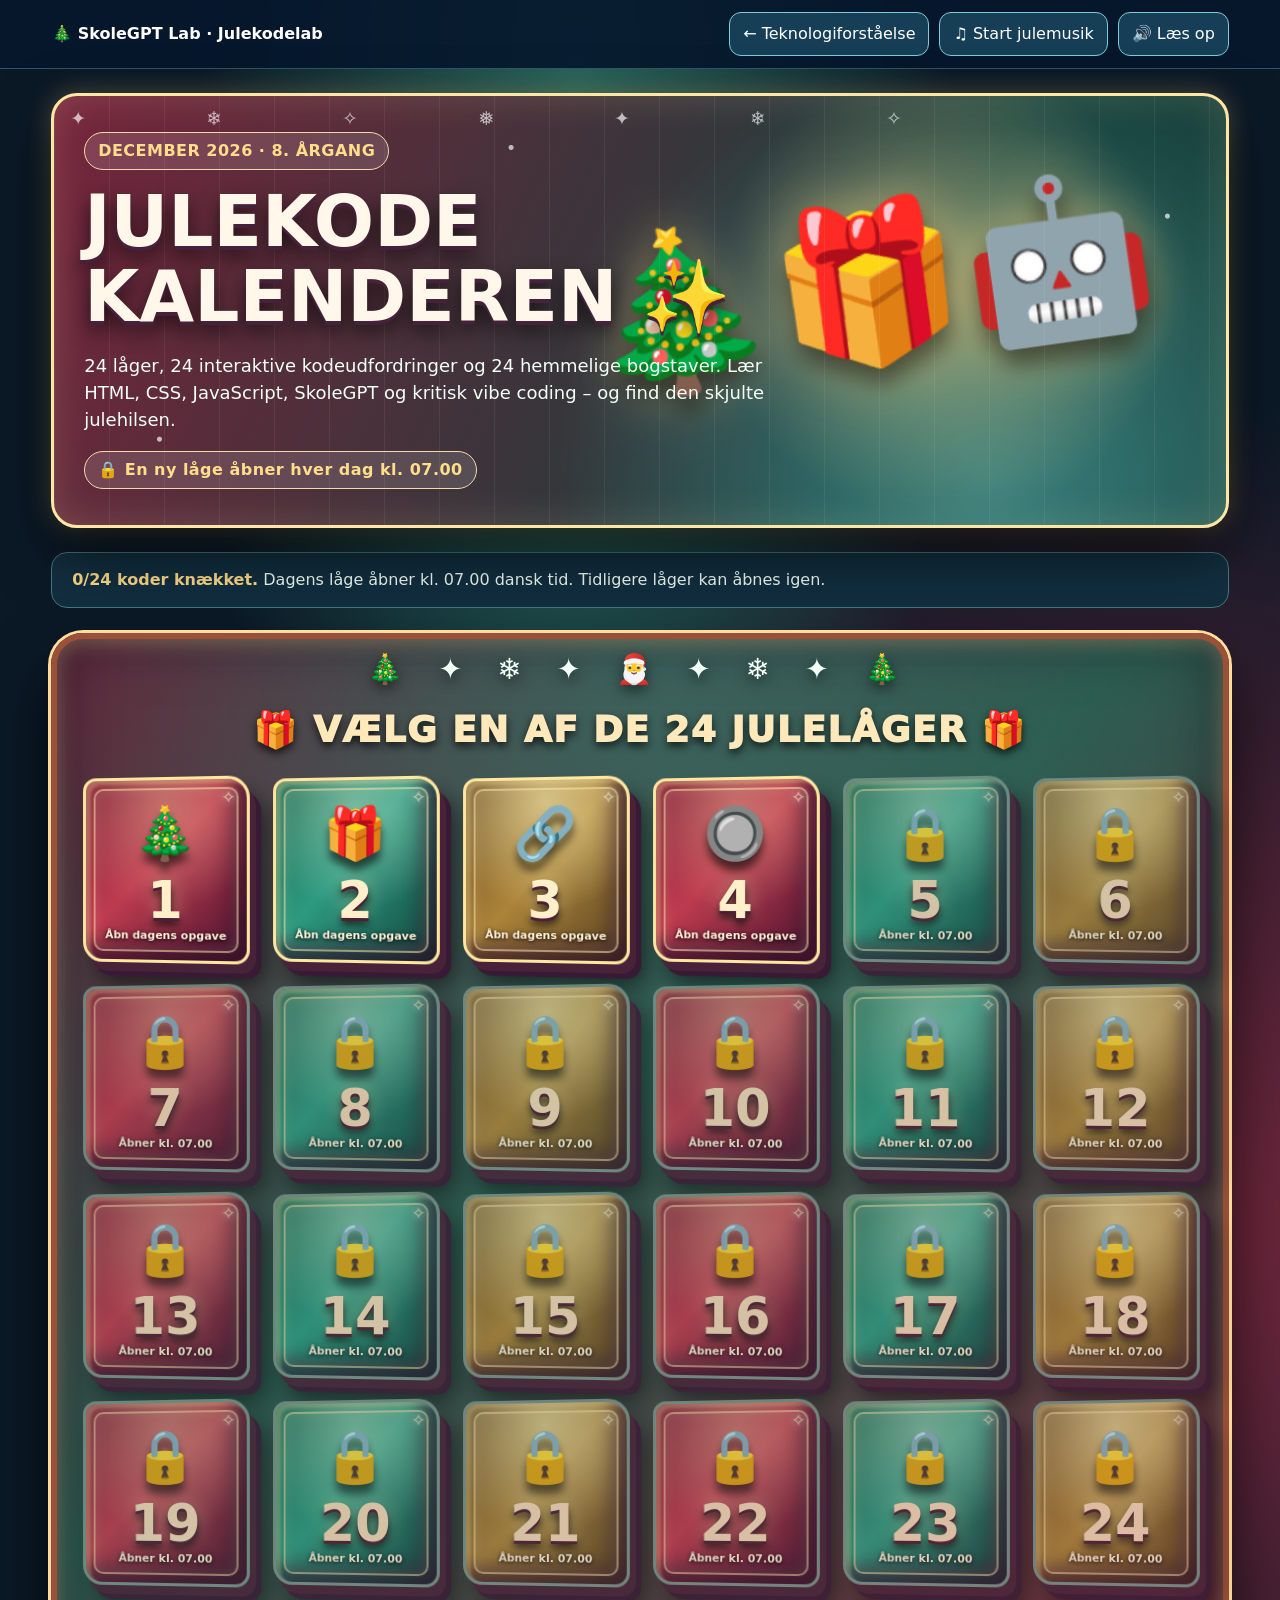
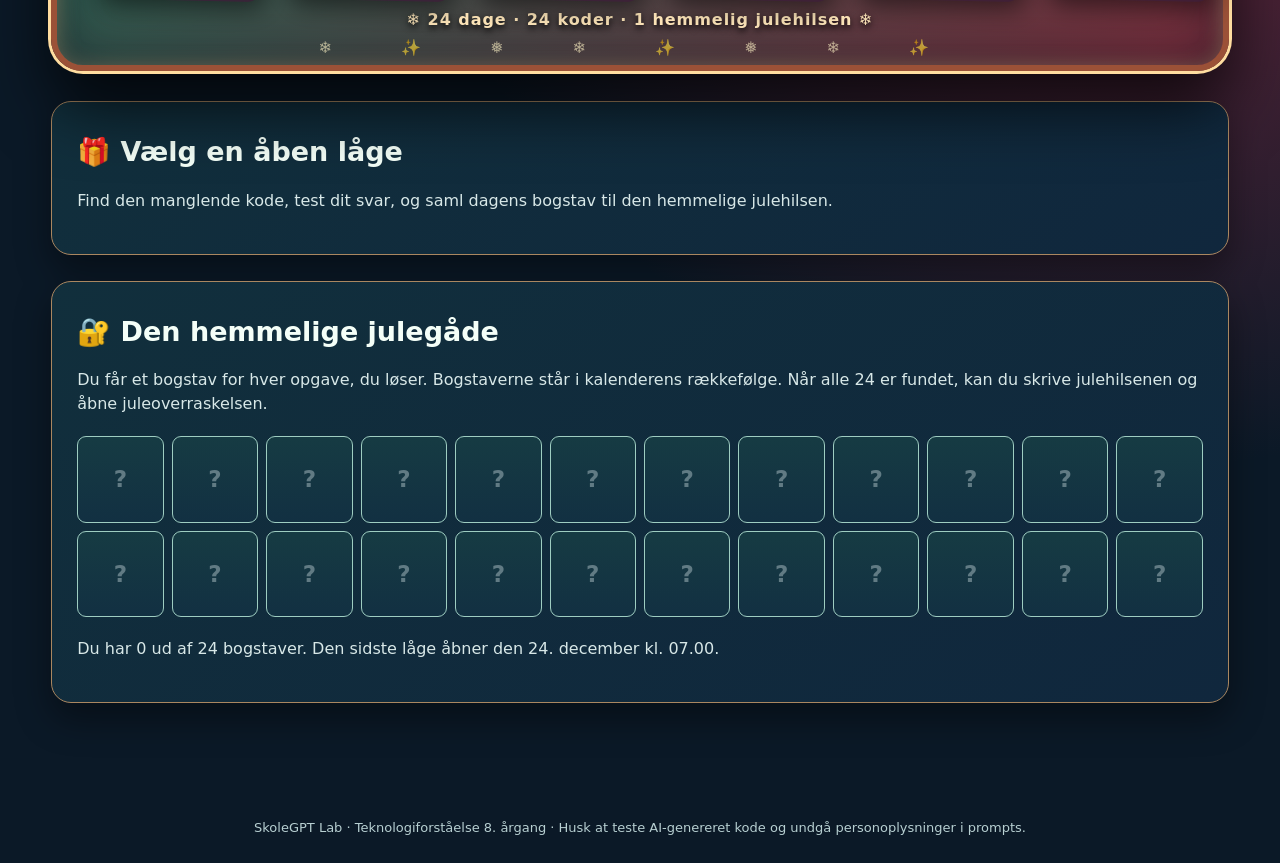
<file: julekalender.html>
<!doctype html>
<html lang="da"><head><meta charset="utf-8"><meta name="viewport" content="width=device-width,initial-scale=1"><meta name="theme-color" content="#10283a"><title>Julekodekalender 2026 · SkoleGPT Lab</title>
<style>
:root{--white:#f4fff8;--gold:#ffdd8a;--ice:#b0f7ff;--green:#153e32;--red:#9b2638}*{box-sizing:border-box}body{margin:0;background:radial-gradient(circle at 25% -10%,#2a7475,#101d37 58%,#091329);color:var(--white);font-family:system-ui,Arial,sans-serif;line-height:1.5}button,input{font:inherit}button{cursor:pointer}a{color:var(--ice)}.nav{position:sticky;top:0;z-index:8;background:#06172de6;border-bottom:1px solid #6db7ac66;padding:12px 4%;display:flex;gap:12px;align-items:center;justify-content:space-between;flex-wrap:wrap;backdrop-filter:blur(15px)}.nav a,.nav button{border:1px solid #82cbd4;padding:9px 13px;border-radius:12px;color:#fff;background:#163e56;text-decoration:none}.wrap{max-width:1270px;margin:auto;padding:24px 4% 90px}.hero{position:relative;overflow:hidden;background:linear-gradient(110deg,#642137ee,#174837ed),radial-gradient(circle,#f9ca76,#173a46);border:2px solid #dba96d;border-radius:26px;padding:36px 30px;box-shadow:0 22px 70px #010813aa,inset 0 2px #ffddbc77;min-height:300px}.hero:before{content:'✦  ❄  ✧   ❅   ✦     ❄    ✧';letter-spacing:3em;color:#fffa;position:absolute;inset:8px 0 auto 16px;font-size:19px;pointer-events:none}.hero h1{font-size:clamp(38px,5.6vw,71px);line-height:1.05;margin:15px 0;color:#fff7e9;text-shadow:0 7px 0 #391c3988,0 15px 25px #0009}.hero p{max-width:700px;font-size:18px}.hero-art{position:absolute;right:4%;top:36px;font-size:145px;filter:drop-shadow(0 25px 20px #071522bd);transform:rotate(-8deg)}.hero-text{position:relative;z-index:1}.pill{display:inline-block;padding:6px 13px;border-radius:30px;background:#ffffff20;border:1px solid #f1daac;color:var(--gold);font-weight:700;letter-spacing:.03em}.intro{margin:24px 0;padding:15px 20px;background:#122f40;border:1px solid #447b79;border-radius:16px}.intro strong{color:var(--gold)}.doors{display:grid;grid-template-columns:repeat(6,minmax(0,1fr));gap:14px}.door{position:relative;overflow:hidden;min-height:164px;border:2px solid #d9b36a;border-radius:17px;background:radial-gradient(circle at 50% 10%,#67c7bc60,transparent 55%),linear-gradient(145deg,#123f3e,#10413a 40%,#143044);color:white;box-shadow:inset -9px -12px 18px #07172ba8,inset 4px 4px 3px #b0ece955,0 12px 0 #061628,0 19px 18px #0006;transform:perspective(450px) rotateY(-3deg);transition:transform .15s,border-color .15s;padding:12px;display:flex;align-items:center;justify-content:center;flex-direction:column;gap:0}.door:before{content:'';position:absolute;inset:7px;border:1px solid #e7d7a565;border-radius:10px;pointer-events:none}.door:hover:not(:disabled){transform:translateY(-5px) perspective(450px) rotateY(0deg);border-color:#fff0ac}.door .number{font-size:37px;font-weight:900;text-shadow:0 4px 0 #001e2f}.door .toy{font-size:43px;filter:drop-shadow(0 8px 7px #000a)}.door small{font-size:11px;color:#f6e6b3}.door:disabled{cursor:not-allowed;filter:saturate(.65);border-color:#79948b}.door:disabled .number{color:#d2e7e5}.door.completed{background:radial-gradient(circle at 50% 0,#fff0ae55,transparent 70%),linear-gradient(130deg,#295d4c,#154c60);border-color:#b8f4b4}.door.completed .number{color:#c9ffb5}.panel{margin-top:26px;border:1px solid #aa8760;border-radius:20px;background:linear-gradient(145deg,#112f3c,#10273d);padding:25px;box-shadow:0 16px 35px #0006}.panel h2{margin:5px 0 12px;font-size:27px}.panel p{color:#d8e8e8}.code{background:#071726;color:#e1ffeb;border:1px solid #538b88;border-radius:12px;padding:19px;white-space:pre-wrap;overflow-wrap:anywhere;font:15px/1.7 ui-monospace,Consolas,monospace;margin:15px 0}.blank{color:#ffde74;background:#654026;padding:2px 7px;border-radius:4px}.field{display:block;width:100%;max-width:590px;border:2px solid #71b5af;border-radius:12px;background:#0b2431;color:#fff;padding:12px 14px;margin:9px 0}.row{display:flex;flex-wrap:wrap;gap:10px;align-items:center}.btn{padding:11px 17px;border:0;border-radius:12px;font-weight:800;background:linear-gradient(#ffebac,#eab868);color:#251f28;box-shadow:0 5px 0 #966b36}.alt{background:#1a4354;color:#f1fbff;border:1px solid #5a9ea2;box-shadow:none}.hint{font-size:14px;color:#b5e1d9}.feedback{min-height:24px;font-weight:700;padding:12px 0}.good{color:#b6ffd4}.bad{color:#ffc1ab}.letter{display:inline-block;padding:17px 23px;border:3px solid #ffdf80;background:linear-gradient(145deg,#6a2440,#b14c43);border-radius:17px;color:#fff;font-size:35px;font-weight:900;box-shadow:inset 0 3px #fff5,0 10px 18px #000a}.glyphs{display:grid;grid-template-columns:repeat(12,minmax(0,1fr));gap:8px;margin:20px 0}.glyph{display:grid;place-items:center;aspect-ratio:1;border:1px solid #9ecdc1;border-radius:9px;background:linear-gradient(#163b43,#123042);font-size:clamp(14px,2vw,23px);font-weight:900}.glyph.locked{color:#617b84}.muted{color:#bdd4d3}#calendarDone{display:none}#win{display:none;text-align:center;border:5px solid #f0d37c;border-radius:24px;padding:26px;background:radial-gradient(circle,#7a2945,#275548);box-shadow:0 20px 55px #0007}#win h2{font-size:clamp(36px,7vw,74px);color:#fff4ce;text-shadow:0 5px #6d2638;margin:10px 0}#win .scene{font-size:80px}#win p{font-size:22px;color:#fff}.footer{padding:25px;text-align:center;color:#b7cfd1;font-size:13px}.snow{position:fixed;inset:0;pointer-events:none;z-index:0;overflow:hidden;opacity:.4}.flake{position:absolute;top:-20px;color:#fff;font-size:19px;animation:fall linear infinite}.wrap,.nav,.footer{position:relative;z-index:1}@keyframes fall{to{transform:translateY(105vh) rotate(250deg)}}@media(max-width:900px){.doors{grid-template-columns:repeat(4,1fr)}.hero-art{opacity:.28}.glyphs{grid-template-columns:repeat(8,1fr)}}@media(max-width:600px){.doors{grid-template-columns:repeat(3,1fr)}.hero{padding:24px}.door{min-height:135px}.glyphs{grid-template-columns:repeat(6,1fr)}.panel{padding:17px}}@media(prefers-reduced-motion:reduce){.flake{animation:none;display:none}.door{transition:none}}

/* Christmas 3D calendar: 24 visible doors */
body{background:radial-gradient(ellipse at 45% 4%,#28665c 0,transparent 38%),radial-gradient(ellipse at 90% 50%,#7a283f 0,transparent 48%),#0b1927}
.wrap{max-width:1350px}
.hero{min-height:345px;isolation:isolate;border:3px solid #ffe6a5;background:radial-gradient(circle at 76% 46%,#f7d28080,transparent 25%),radial-gradient(circle at 80% 90%,#67d8da6b,transparent 43%),linear-gradient(115deg,#76243b,#173f3a 72%);box-shadow:0 24px 60px #000a,inset 0 0 40px #ffeeb52a,0 0 26px #ffdc8a50}
.hero:after{content:'';position:absolute;inset:0;pointer-events:none;background:radial-gradient(circle at 9% 80%,#ffffffaa 0 2px,transparent 3px),radial-gradient(circle at 39% 12%,#ffffffaa 0 2px,transparent 3px),radial-gradient(circle at 95% 28%,#ffffffaa 0 2px,transparent 3px),repeating-linear-gradient(90deg,#fff1 0 1px,transparent 1px 55px)}
.hero h1{position:relative;z-index:1;text-shadow:0 4px #46213b,0 10px 20px #000a}
.hero-art{right:6%;top:17%;font-size:clamp(90px,12vw,180px);filter:drop-shadow(0 16px 12px #0008) drop-shadow(0 0 25px #ffdb8a80);animation:presentFloat 4.3s ease-in-out infinite}
.christmas-scene{position:relative;isolation:isolate;margin:25px 0 30px;padding:64px 24px 33px;border:6px solid #9b5137;border-radius:32px;background:radial-gradient(circle at 50% 0,#39786d99,transparent 49%),linear-gradient(140deg,#64283b,#2b594d 46%,#772b3a);box-shadow:0 0 0 3px #ffdda0,0 35px 65px #000b,inset 0 0 55px #090f1e8c,inset 0 3px 20px #f9da9380}
.christmas-scene:before{content:'🎄    ✦  ❄  ✦    🎅    ✦  ❄   ✦     🎄';position:absolute;left:0;right:0;top:9px;text-align:center;font-size:clamp(15px,2.7vw,29px);letter-spacing:clamp(1px,1vw,13px);white-space:nowrap;overflow:hidden;filter:drop-shadow(0 5px 7px #0008);pointer-events:none}
.christmas-scene:after{content:'❄   ✨   ❅   ❄   ✨   ❅   ❄   ✨';position:absolute;left:12px;right:12px;bottom:5px;text-align:center;letter-spacing:2.5vw;color:#fff4c6a0;pointer-events:none}
.calendar-title{text-align:center;color:#ffe9ba;font-size:clamp(22px,3vw,36px);font-weight:950;letter-spacing:.04em;margin:0 0 20px;text-shadow:0 4px 9px #000b}
.doors{grid-template-columns:repeat(6,minmax(0,1fr));gap:clamp(10px,1.7vw,24px)}
.door{min-height:186px;padding:12px 5px;border:3px solid #ffe7a0;border-radius:13px 22px 14px 20px;background:radial-gradient(circle at 50% 15%,#ffedb455,transparent 60%),linear-gradient(135deg,#8c233b 8%,#be3b4f 45%,#621c36 87%);box-shadow:inset 5px 4px 3px #ffe7a04d,inset -12px -14px 19px #2b1027b5,6px 9px 0 #482238,11px 14px 0 #371a33,15px 21px 25px #0009;transform:perspective(580px) rotateY(-7deg);transition:transform .24s,box-shadow .24s,border-color .24s;position:relative;isolation:isolate}
.door:nth-child(3n+2){background:radial-gradient(circle at 50% 15%,#e9fddf66,transparent 60%),linear-gradient(130deg,#1f6b54,#2d9a80 45%,#12433e)}
.door:nth-child(3n){background:radial-gradient(circle at 50% 12%,#fff8ba99,transparent 62%),linear-gradient(130deg,#705026,#ac8339 48%,#594222)}
.door:before{inset:8px;border:2px solid #ffe5ac8c;box-shadow:inset 0 0 14px #fff4cc27}
.door:after{content:'✧';position:absolute;right:11px;top:6px;color:#fff5c6b9;font-size:17px;text-shadow:0 0 10px #fff}
.door:hover:not(:disabled){transform:translateY(-9px) perspective(580px) rotateY(0deg) rotateX(2deg);box-shadow:inset 5px 4px 3px #ffe7a04d,inset -12px -14px 19px #2b1027b5,6px 12px 0 #482238,10px 19px 35px #000b,0 0 30px #ffebbd}
.door .number{font-size:clamp(34px,4vw,55px);color:#ffefca;line-height:1.1;text-shadow:0 3px #4f1e35,0 7px 9px #000b,0 0 20px #fff8b866}
.door .toy{font-size:clamp(36px,4vw,56px);filter:drop-shadow(0 9px 4px #0009);transition:transform .25s}
.door:hover:not(:disabled) .toy{transform:translateY(-5px) rotate(-7deg)}
.door small{color:#fff0d9;font-weight:800;font-size:11px;text-shadow:0 1px 4px #000}
.door:disabled{filter:none;opacity:.83;cursor:not-allowed}
.door:disabled .toy{opacity:.95}
.door:disabled .number{color:#f4d9b7}
.door.completed{border-color:#bcffcf;background:radial-gradient(circle at 50% 0,#faffc87b,transparent 62%),linear-gradient(140deg,#226a56,#286973);box-shadow:inset 4px 3px #e3ffef9a,5px 8px 0 #143d36,0 0 18px #aaffc466}
.christmas-footer{text-align:center;color:#ffe7ba;margin:22px auto 0;font-weight:800;letter-spacing:.06em;text-shadow:0 3px 7px #000}
@keyframes presentFloat{0%,100%{transform:translateY(0) rotate(-7deg)}50%{transform:translateY(-13px) rotate(4deg)}}
@media(max-width:900px){.doors{grid-template-columns:repeat(4,minmax(0,1fr))}.christmas-scene{padding:60px 18px 32px}}
@media(max-width:600px){.doors{grid-template-columns:repeat(3,minmax(0,1fr));gap:12px}.door{min-height:136px;border-width:2px}.door .toy{font-size:36px}.door .number{font-size:35px}.christmas-scene{padding:58px 12px 30px;border-width:3px}.hero-art{opacity:.24}.hero{min-height:300px}}
@media(prefers-reduced-motion:reduce){.hero-art{animation:none}}
.nav a.brand-link{background:transparent;border-color:transparent;font-weight:800;padding:9px 0}.nav a.brand-link:hover{color:#ffedbd;text-decoration:underline}.nav a.brand-link:focus-visible{outline:3px solid #ffe39e;outline-offset:3px}</style></head><body>
<div class="snow" aria-hidden="true" id="snow"></div>
<nav class="nav"><a class="brand-link" href="./" aria-label="SkoleGPT Lab – gå til hovedsidens start">🎄 SkoleGPT Lab · Julekodelab</a><div class="row"><a href="index.html">← Teknologiforståelse</a><button id="musicButton" aria-pressed="false">♫ Start julemusik</button><button id="readButton">🔊 Læs op</button></div></nav>
<main class="wrap"><section class="hero"><div class="hero-text"><span class="pill">DECEMBER 2026 · 8. ÅRGANG</span><h1>JULEKODE<br>KALENDEREN <span aria-hidden="true">✨</span></h1><p>24 låger, 24 interaktive kodeudfordringer og 24 hemmelige bogstaver. Lær HTML, CSS, JavaScript, SkoleGPT og kritisk vibe coding – og find den skjulte julehilsen.</p><span class="pill">🔒 En ny låge åbner hver dag kl. 07.00</span></div><div class="hero-art" aria-hidden="true">🎄🎁🤖</div></section>
<div class="intro" id="dateStatus" role="status"></div>
<div id="calendar"><section class="christmas-scene" aria-label="Julekalender i juleunivers"><h2 class="calendar-title">🎁 VÆLG EN AF DE 24 JULELÅGER 🎁</h2><div class="doors" id="doors" aria-label="Julekalenderens 24 låger"></div><p class="christmas-footer">❄️ 24 dage · 24 koder · 1 hemmelig julehilsen ❄️</p></section>
<section class="panel" id="challenge" aria-live="polite"><h2>Vælg en åben låge 🎄</h2><p>Hver opgave tager omkring fem minutter. Ret den manglende kode, og få dagens hemmelige bogstav. Der kommer ikke et nyt bogstav, før du har løst opgaven.</p></section>
<section class="panel"><h2>🔐 Den hemmelige julegåde</h2><p>Du får et bogstav for hver opgave, du løser. Bogstaverne står i kalenderens rækkefølge. Når alle 24 er fundet, kan du skrive julehilsenen og åbne juleoverraskelsen.</p><div class="glyphs" id="glyphs" aria-label="Indsamlede bogstaver"></div><div id="solveBox"></div><div id="win" role="status"><div class="scene">🎅🎄🤖🎁</div><h2>GLÆDELIG JUL!</h2><p>Fra hele SkoleGPT Lab – og fra din digitale julemakker.</p><p>Du knækkede koden, hjalp nisserne og klarede alle 24 udfordringer. ✨</p><button class="btn" id="celebrate">♫ Spil julemusik igen</button></div></section></div>
<section id="calendarDone" class="panel"><h2>🎄 Julekodelab er lukket for i år</h2><p>Kalenderen var synlig frem til den 25. december 2026. Du kan stadig fortsætte med kodeværkstedet og de andre missioner på SkoleGPT Lab.</p><a class="btn" href="index.html">Tilbage til SkoleGPT Lab</a></section></main>
<footer class="footer">SkoleGPT Lab · Teknologiforståelse 8. årgang · Husk at teste AI-genereret kode og undgå personoplysninger i prompts.</footer>
<script>
'use strict';
const YEAR=2026, ZONE='Europe/Copenhagen', MESSAGE='GLÆDELIGJULFRATECHLABBET';
const tasks=[
['HTML: Første overskrift','🎄','Skriv den HTML-kode, der starter en overskrift på niveau 1.','<___>Velkommen til julelab!</h1>','h1','En overskrift på øverste niveau starter med h1.','Julelab er åbnet.'],
['HTML: En tekst','🎁','Sæt det rigtige HTML-tag ind før en kort tekst.','<___>Min første kodeopgave</p>','p','En almindelig tekstblok kaldes et paragraph, forkortet p.','Nu har du både en overskrift og en tekst.'],
['HTML: Klikbart link','🔗','Skriv HTML-attributten, der angiver, hvor et link fører hen.','<a ___="https://skolegpt.dk/">Åbn SkoleGPT</a>','href','Links bruger attributten href til at angive adressen.','Du kan linke til SkoleGPT.'],
['HTML: En knap','🔘','Skriv navnet på det HTML-element, der kan bruges som knap.','<___ type="button">Tryk her</button>','button','Et HTML-knapelement hedder button.','Knappen er klar til handling.'],
['CSS: Julefarven','🎨','Skriv CSS-egenskaben, der ændrer tekstfarve.','h1 { ___: red; }','color','Tekstfarve angives med color – background styrer baggrunden.','Juleoverskriften er blevet rød.'],
['CSS: Baggrunden','🌌','Skriv CSS-egenskaben til elementets baggrundsfarve.','body { ___: #123b2c; }','background-color','Til en bestemt baggrundsfarve kan du bruge background-color.','Nu er siden julegrøn.'],
['CSS: Runde hjørner','📦','Find CSS-egenskaben, som giver et kort runde hjørner.','.kort { ___: 18px; }','border-radius','Radius betyder afrunding af hjørner.','Julekortet har fået bløde hjørner.'],
['CSS: Luft mellem tingene','❄️','Skriv CSS-egenskaben, som skaber luft INDEN i en boks.','.kort { ___: 20px; }','padding','Padding er den indvendige afstand. Margin er afstand udenpå.','Julekortet har fået mere luft.'],
['CSS: Tekststørrelse','🔠','Skriv egenskaben, der ændrer tekstens størrelse.','h2 { ___: 28px; }','font-size','Font-size ændrer skriftstørrelsen.','Overskriften kan læses på afstand.'],
['JavaScript: En variabel','🧮','Brug JavaScript-nøgleordet til at oprette en variabel, der senere kan ændres.','___ point = 0;','let','Let opretter en variabel, der kan få en ny værdi.','Du har startet en pointtæller.'],
['JavaScript: En konstant','⭐','Brug JavaScript-nøgleordet til en værdi, der ikke skal tildeles på ny.','___ maxPoint = 24;','const','Const bruges, når variablen ikke skal tildeles en anden værdi.','Maksimalt antal låger er 24.'],
['JavaScript: Regn point','➕','Indsæt operatoren, der lægger to tal sammen.','let samlet = 12 ___ 8;','+','Plustegnet lægger tal sammen.','12 + 8 bliver 20.'],
['JavaScript: Sammenlign','🔍','Skriv operatoren for streng lighed: samme værdi og samme type.','5 ___ 5 // true','===','Tre lighedstegn sammenligner både værdi og type.','Du har sammenlignet to værdier.'],
['JavaScript: En betingelse','🚦','Udfyld nøgleordet for en betingelse.','___ (point > 10) { console.log("Flot!"); }','if','If bruges, når noget kun skal ske under en bestemt betingelse.','Koden reagerer nu på point.'],
['JavaScript: Ellers','🌟','Skriv nøgleordet, der kører alternativet, når if-betingelsen er falsk.','if (klar) { start(); } ___ { vent(); }','else','Else betyder ellers.','Du har nu to mulige veje gennem programmet.'],
['JavaScript: En funktion','⚙️','Udfyld nøgleordet, der opretter en navngivet funktion.','___ sigHej() { alert("God jul!"); }','function','En funktion samler kode, som kan kaldes senere.','Du har oprettet en lille handling.'],
['JavaScript: En liste','📜','Hvilken metode tilføjer ét element til sidst i et array?','gaver.___("bog");','push','Metoden push lægger et nyt element til sidst.','Du har lagt en bog i gave-listen.'],
['JavaScript: Gentagelser','🔄','Skriv nøgleordet, som typisk starter en tælleløkke.','___ (let i=0; i<3; i++) { console.log(i); }','for','En for-løkke kan gentage kode flere gange.','Koden tæller 0, 1 og 2.'],
['Web: Skift tekst','💬','Hvilken egenskab ændrer ren tekst i et HTML-element?','document.querySelector("#besked").___ = "Glædelig jul!";','textContent','TextContent indsætter tekst uden at fortolke den som HTML.','Nu kan du ændre tekst på en side.'],
['Web: Reager på klik','🖱️','Hvilken hændelse lytter vi efter, når brugeren klikker?','knap.addEventListener("___", fejring);','click','Hændelsen click udløses ved klik eller tastaturaktivering af en knap.','Knappen kan nu reagere.'],
['Vibe coding: Den skarpe prompt','🧠','Hvad hedder den del af en god kodeprompt, der beskriver, hvad løsningen skal kunne?','Rolle + målgruppe + ___ + testkrav','funktioner','Gode prompts forklarer funktioner og testkrav – ikke blot udseendet.','Du har fået styr på kodebestillingen.'],
['Vibe coding: Test først','🧪','Hvad kalder vi en afprøvning, som undersøger om et program virker som forventet?','Skriv kode → kør → ___ → forbedr','test','Det er først ved en test, du kan undersøge om koden virker.','En programmør tester og forbedrer.'],
['Google Sites: Indlejring','🌐','Hvilken menu bruges til at indsætte egen HTML-kode i Google Sites?','Indsæt → ___ → Integrer kode','integrer','Google Sites tilbyder Indsæt → Integrer → Integrer kode.','Du har fundet den rigtige funktion.'],
['AI og ansvar','🛡️','Skriv det danske ord, der mangler i den ansvarlige arbejdsgang.','AI-forslag → ___ → test → udgiv','vurder','Du har ansvaret for at vurdere og teste den kode, AI foreslår.','Koden er knækket – godt gået!']
];
if(tasks.length!==24||MESSAGE.length!==24)throw Error('24 låger og bogstaver påkrævet');
const storageKey='skolegpt-julekalender-2026';let state={solved:{},last:null,won:false};try{let s=JSON.parse(localStorage.getItem(storageKey)||'{}');if(s&&typeof s==='object')state={...state,...s,solved:s.solved||{}}}catch(e){}
function persist(){try{localStorage.setItem(storageKey,JSON.stringify(state))}catch(e){}}
function nowDK(){const p=new Intl.DateTimeFormat('en-GB',{timeZone:ZONE,year:'numeric',month:'2-digit',day:'2-digit',hour:'2-digit',minute:'2-digit',hourCycle:'h23'}).formatToParts(new Date());return Object.fromEntries(p.map(x=>[x.type,Number(x.value)]))}
function available(n,t=nowDK()){return t.year===YEAR&&t.month===12&&(t.day>n||(t.day===n&&t.hour>=7))&&t.day<26}
function visible(t=nowDK()){return t.year===YEAR&&t.month===12&&t.day<26}
function el(i){return document.getElementById(i)}
function esc(s){return String(s).replace(/[&<>"']/g,c=>({'&':'&amp;','<':'&lt;','>':'&gt;','"':'&quot;',"'":'&#39;'}[c]))}
function resetUI(){const t=nowDK();el('calendar').style.display=visible(t)?'block':'none';el('calendarDone').style.display=t.year===YEAR&&t.month===12&&t.day>=26?'block':'none';if(t.year===YEAR&&t.month===12&&t.day>=26){el('dateStatus').textContent='Kalenderen er afsluttet og fjernet fra SkoleGPT Lab den 26. december.';return}if(!visible(t)){el('dateStatus').innerHTML='<strong>Kalenderen starter 1. december 2026 kl. 07.00 dansk tid.</strong> Kom tilbage, når juleeventyret begynder.';return}el('dateStatus').innerHTML='<strong>'+Object.keys(state.solved).filter(x=>state.solved[x]).length+'/24 koder knækket.</strong> Dagens låge åbner kl. 07.00 dansk tid. Tidligere låger kan åbnes igen.';renderDoors();renderLetters();if(state.last&&available(Number(state.last),t))showTask(Number(state.last));else el('challenge').innerHTML='<h2>🎁 Vælg en åben låge</h2><p>Find den manglende kode, test dit svar, og saml dagens bogstav til den hemmelige julehilsen.</p>'}
function renderDoors(){const t=nowDK();el('doors').innerHTML=tasks.map((x,i)=>{let day=i+1,open=available(day,t),solved=!!state.solved[day];return '<button class="door '+(solved?'completed':'')+'" '+(open?'':'disabled')+' data-day="'+day+'" aria-label="Låge '+day+(open?' er åben':' er låst')+'"><span class="toy" aria-hidden="true">'+(open?x[1]:'🔒')+'</span><span class="number">'+day+'</span><small>'+(solved?'✓ Kode knækket':open?'Åbn dagens opgave':'Åbner kl. 07.00')+'</small></button>'}).join('');el('doors').querySelectorAll('button:not(:disabled)').forEach(b=>b.addEventListener('click',()=>showTask(Number(b.dataset.day))))}
function showTask(day){if(!available(day))return;state.last=day;persist();const [title,emoji,description,snippet,answer,hint,success]=tasks[day-1];let formatted=esc(snippet).replace('___','<span class="blank">___</span>');el('challenge').innerHTML='<div class="pill">LÅGE '+day+' · INTERAKTIV KODEMISSION</div><h2>'+emoji+' '+esc(title)+'</h2><p>'+esc(description)+'</p><div class="code" aria-label="Kode med en manglende del">'+formatted+'</div><label for="codeAnswer">Skriv den manglende kode her:</label><input class="field" id="codeAnswer" type="text" autocomplete="off" spellcheck="false" placeholder="Din kode …"><div class="row"><button class="btn" id="testAnswer">▶ Test min kode</button><button class="btn alt" id="showHint">💡 Få et tip</button><a class="btn alt" href="https://skolegpt.dk/" target="_blank" rel="noopener">Prøv idéen i SkoleGPT ↗</a></div><div class="feedback" id="result" role="status" aria-live="polite"></div><div class="hint" id="hint"></div><p class="hint">Løsningsprincip: Ét ord, en operator eller et HTML-tag. Du kan altid afprøve kodeidéen videre i SkoleGPT Lab.</p>';el('testAnswer').addEventListener('click',()=>test(day));el('showHint').addEventListener('click',()=>el('hint').textContent=hint);el('codeAnswer').addEventListener('keydown',e=>{if(e.key==='Enter')test(day)});if(state.solved[day])showSuccess(day);el('challenge').scrollIntoView({behavior:'smooth',block:'start'})}
function normalize(s){return String(s).normalize('NFC').trim().toLocaleLowerCase('da-DK').replace(/\s+/g,'')}
function test(day){if(!available(day))return;let actual=el('codeAnswer').value;const expected=tasks[day-1][4];if(normalize(actual)===normalize(expected)){state.solved[day]=true;persist();showSuccess(day);renderDoors();renderLetters()}else{el('result').className='feedback bad';el('result').textContent='Ikke helt. Tjek kodens formål, tegn og stavemåde. Prøv igen!'}}
function showSuccess(day){el('result').className='feedback good';el('result').innerHTML='✓ '+esc(tasks[day-1][6])+'<p>Du har tjent dagens hemmelige bogstav:</p><span class="letter" aria-label="Bogstav '+MESSAGE[day-1]+'">'+MESSAGE[day-1]+'</span>'}
function renderLetters(){const done=Array.from({length:24},(_,i)=>state.solved[i+1]===true);el('glyphs').innerHTML=done.map((ok,i)=>'<div class="glyph '+(ok?'':'locked')+'" aria-label="Bogstav '+(i+1)+(ok?': '+MESSAGE[i]:' er låst')+'">'+(ok?MESSAGE[i]:'?')+'</div>').join('');let all=done.every(Boolean);el('solveBox').innerHTML=all?'<p>Alle bogstaver er fundet! Skriv den hemmelige julehilsen i feltet. Mellemrum er valgfrie.</p><label for="guess">Hvilken julehilsen danner bogstaverne?</label><input id="guess" class="field" placeholder="Din hemmelige julehilsen" autocomplete="off"><button id="solve" class="btn">🔓 Åbn juleoverraskelsen</button><div class="feedback" id="guessFeedback" role="status"></div>':'<p class="muted">Du har '+done.filter(Boolean).length+' ud af 24 bogstaver. Den sidste låge åbner den 24. december kl. 07.00.</p>';if(all){el('solve').addEventListener('click',solve);if(state.won)showWin()}}
function solve(){let guess=normalize(el('guess').value).replace(/[^\p{L}]/gu,'');if(guess===normalize(MESSAGE)){state.won=true;persist();showWin();startMusic()}else{el('guessFeedback').className='feedback bad';el('guessFeedback').textContent='Ikke helt. Læs bogstaverne fra låge 1 til 24, og prøv igen.'}}
function showWin(){el('win').style.display='block';el('win').scrollIntoView({behavior:'smooth',block:'center'})}
function readText(){if(!('speechSynthesis'in window)){alert('Denne browser understøtter ikke højtlæsning.');return}speechSynthesis.cancel();const t=state.last&&available(state.last)?tasks[state.last-1]:null;let text=t?'Låge '+state.last+'. '+t[0]+'. '+t[2]+'. '+t[3]:'Velkommen til Julekodelab. Hver dag klokken syv åbner en ny låge.';let u=new SpeechSynthesisUtterance(text);u.lang='da-DK';u.rate=.87;speechSynthesis.speak(u)}
let audioContext=null,musicTimer=null,musicOn=false,musicStep=0;
const melody=[392,440,523,440,392,330,349,392,440,392,349,330,294,330,349,392,440,523,587,523,440,392,349,392];
function note(freq,duration=.21){if(!audioContext)return;let t=audioContext.currentTime,o=audioContext.createOscillator(),g=audioContext.createGain();o.type='triangle';o.frequency.setValueAtTime(freq,t);g.gain.setValueAtTime(.0001,t);g.gain.exponentialRampToValueAtTime(.042,t+.03);g.gain.exponentialRampToValueAtTime(.0001,t+duration);o.connect(g).connect(audioContext.destination);o.start(t);o.stop(t+duration+.03)}
function playStep(){note(melody[musicStep%melody.length]);musicStep++}
function startMusic(){if(musicOn)return;let AC=window.AudioContext||window.webkitAudioContext;if(!AC){alert('Julemusik understøttes ikke af denne browser.');return}audioContext=audioContext||new AC();audioContext.resume();musicOn=true;musicStep=0;playStep();musicTimer=setInterval(playStep,325);el('musicButton').textContent='♫ Stop julemusik';el('musicButton').setAttribute('aria-pressed','true')}
function stopMusic(){if(musicTimer)clearInterval(musicTimer);musicTimer=null;musicOn=false;el('musicButton').textContent='♫ Start julemusik';el('musicButton').setAttribute('aria-pressed','false')}
el('musicButton').addEventListener('click',()=>musicOn?stopMusic():startMusic());el('readButton').addEventListener('click',readText);el('celebrate').addEventListener('click',()=>{stopMusic();startMusic()});
for(let i=0;i<32;i++){let f=document.createElement('span');f.className='flake';f.textContent=i%3?'❄':'✦';f.style.left=((i*37)%100)+'%';f.style.animationDuration=(11+i%9)+'s';f.style.animationDelay=-(i%21)+'s';el('snow').appendChild(f)}
resetUI();let lastMinuteKey='';setInterval(()=>{const t=nowDK();let k=[t.year,t.month,t.day,t.hour].join('-');if(k!==lastMinuteKey){lastMinuteKey=k;if(el('calendar').style.display==='none'||(t.month===12&&t.day<=25)){renderDoors();renderLetters()}if(!visible(t))resetUI()}},60000);
</script></body></html>
</file>
<file: visual-v2.css>
/* SkoleGPT Lab · cinematic 3D design system · 2026 */
:root{--cyan:#55eaff;--ink:#f2faff;--muted:#d2ddf4}
html{scroll-behavior:smooth}
body{background:radial-gradient(ellipse at 50% 10%,#283c77 0,transparent 49%),radial-gradient(ellipse at 95% 58%,#38246a,transparent 45%),#091229;color:var(--ink)}
.top{padding:10px max(3.5%,calc((100% - 1450px)/2));background:linear-gradient(90deg,#081533f7,#081b3cf4);border-bottom:1px solid #5cbcfb66;min-height:74px;box-shadow:0 8px 25px #0007;gap:12px}
.top .logo{font-size:clamp(20px,2vw,28px);letter-spacing:-.04em;display:flex;align-items:center;white-space:nowrap;gap:9px;text-shadow:0 2px 10px #48d9ff4d}
.logo-mark{display:grid;place-items:center;width:44px;height:44px;border:2px solid #62f5ff;border-radius:13px;color:#5efaff;box-shadow:0 0 18px #31dffc6b,inset 0 0 16px #43d8fb44;font-size:27px}
.logo small{display:block;font-size:11px;letter-spacing:.03em;font-weight:500;color:#c2d7f4}
.top nav{align-items:center;gap:4px}
.top nav button,.top nav a{border:1px solid transparent;border-radius:12px;background:transparent;color:#f5faff;padding:10px 11px;text-decoration:none;font-weight:750;font-size:13px;transition:.2s;display:flex;align-items:center;gap:6px}
.top nav button:hover,.top nav a:hover{border-color:#78dfff;background:#174c74;transform:translateY(-2px)}
.top nav .active{background:linear-gradient(140deg,#174b84,#132e61);border-color:#65ddff;box-shadow:0 0 17px #44bfff66}
.top nav .read{background:#104270;border-color:#4ae9ff}
main{max-width:1470px;padding:20px 3.5% 110px}
.hero{min-height:475px;margin-top:3px;border-radius:26px;padding:45px 20px 68px;justify-content:center;align-items:flex-start;text-align:center;isolation:isolate;background:linear-gradient(90deg,#0714357f,#09193712 32%,#0b1a4812 70%,#0a103e66),url('assets/hero-lab.svg') center/cover no-repeat,#0b1835;border:2px solid #64deff81;box-shadow:inset 0 2px #e1ffff3f,0 24px 50px #000a,0 0 38px #3767e863}
.hero:before{background:linear-gradient(180deg,#08143120,transparent 50%,#081431bd);mask-image:none}
.hero-copy{max-width:760px;z-index:2;filter:drop-shadow(0 6px 12px #030921)}
.hero h1{font-size:clamp(56px,7.2vw,106px);letter-spacing:-.065em;margin:11px 0 5px;line-height:.97;text-shadow:0 8px #081d53,0 11px 22px #030824}
.hero h1 span{color:#5ff3ff;background:linear-gradient(130deg,#82ffff,#7fd0ff,#c3a0ff);background-clip:text;-webkit-background-clip:text}
.hero .eyebrow{background:#111e4ed9;border:1px solid #73e6ff;border-radius:30px;padding:5px 15px;color:#a7faff;letter-spacing:.1em}
.hero .tagline{font-size:clamp(17px,2vw,24px);color:#e6e5ff;font-weight:900;margin:3px 0 10px;text-shadow:0 4px 7px #000}
.hero .intro-line{font-size:clamp(14px,1.35vw,18px);line-height:1.45;max-width:640px;margin:8px auto 16px;color:#f0f9ff;text-shadow:0 4px 10px #000}
.hero .links{justify-content:center;gap:11px}
.hero .primary,.hero .secondary{padding:11px 19px;text-decoration:none}
.hero .hint{margin-top:16px;font-size:12px;color:#c4f0ff}
.hero-stage{display:none}
.hero-chip{position:absolute;z-index:2;bottom:68px;color:#b9f6ff;font-weight:850;font-size:11px;letter-spacing:.1em;background:#0a255bb9;border:1px solid #72f3ff;border-radius:12px;padding:8px 13px;box-shadow:0 0 18px #40daff55}
.hero-chip.left{left:3%}.hero-chip.right{right:3%}
#level-cards{position:relative;z-index:4;margin-top:-43px;grid-template-columns:repeat(4,minmax(0,1fr));gap:15px}
#level-cards .card{border-radius:24px;overflow:hidden;border:2px solid var(--level-color,#64dcff);background:linear-gradient(180deg,#142451,#122248);box-shadow:0 15px 30px #000a,0 0 18px var(--level-shadow,#3b9fff42),inset 0 1px #fff5;transform:translateZ(0)}
#level-cards .card:hover{transform:translateY(-10px) scale(1.015);box-shadow:0 24px 43px #000b,0 0 30px var(--level-shadow,#3b9fff70)}
#level-cards .art{height:164px;background-position:center;background-size:cover}
#level-cards .art .emoji{display:none}
#level-cards .art:after{display:none}
#level-cards .body{padding:15px 18px 19px;background:linear-gradient(180deg,#142451,#183160)}
#level-cards .body h3{font-size:clamp(24px,2vw,31px);line-height:1;margin:7px 0 10px;letter-spacing:-.04em}
#level-cards .body p{font-size:13px;line-height:1.38;min-height:74px;margin-bottom:14px;color:#deecff}
#level-cards .body button{background:var(--level-color);color:#06162b;border:0;border-radius:26px;font-weight:900;padding:11px}
#level-cards .level-label{font-size:12px;font-weight:850;letter-spacing:.05em;color:var(--level-color)}
#level-cards .level-mini{font-size:12px;color:#c5ebff;margin-top:9px}
.card:hover .art .emoji{animation:none}
#level-cards .card:nth-child(1){--level-color:#55eaff;--level-shadow:#2dbbff70}
#level-cards .card:nth-child(2){--level-color:#c29aff;--level-shadow:#8b60f970}
#level-cards .card:nth-child(3){--level-color:#ffd181;--level-shadow:#e7993770}
#level-cards .card:nth-child(4){--level-color:#72ffd0;--level-shadow:#24daa270}
.quick-head{margin:27px 0 12px;text-align:center;font-size:13px;font-weight:850;color:#b9eaff;letter-spacing:.12em;text-transform:uppercase}
.quick-grid{display:grid;grid-template-columns:repeat(6,1fr);gap:11px}
.quick-action{display:flex;flex-direction:column;align-items:center;justify-content:center;gap:7px;min-height:127px;border:1px solid #56a8e7;border-radius:18px;color:white;background:linear-gradient(155deg,#224c82,#122749 65%,#11213d);box-shadow:inset 0 2px #a9efff4d,0 10px 15px #0007;transition:transform .2s,box-shadow .2s;cursor:pointer}
.quick-action:hover{transform:translateY(-6px);box-shadow:0 18px 23px #000a,0 0 18px #53e6ff80}
.quick-action .symbol{font-size:31px;filter:drop-shadow(0 5px 4px #02061b)}
.quick-action strong{font-size:13px}
.quick-action small{font-size:11px;color:#c7e2f6}
.progress-deck{display:flex;align-items:center;justify-content:space-between;gap:18px;margin:22px 0 36px;padding:14px 20px;background:linear-gradient(110deg,#223b76,#173f68,#1b2758);border:1px solid #74b8fc;border-radius:19px;box-shadow:0 11px 22px #0008,inset 0 2px #a7d6ff60}
.progress-deck strong{white-space:nowrap}
.progress-deck .progress-track{flex:1;min-width:110px}
.progress-deck .bar{margin:0;height:17px;background:#0d1d44;border:1px solid #8ab3db}
.progress-deck .bar i{background:linear-gradient(90deg,#6bffd5,#36e9f5)}
.progress-deck .progress-label{font-size:13px;color:#d6eeff}
.progress-deck .trophies{font-size:28px;white-space:nowrap}
.section-head{margin:32px 0 15px}
.section-head h2{font-size:clamp(27px,3vw,38px);letter-spacing:-.04em}
.mission-grid{grid-template-columns:repeat(4,minmax(0,1fr));gap:17px}
.mission .art{height:162px;background-position:center;background-size:cover}
.mission .art:before{width:140px;height:140px}
.mission .art .emoji{font-size:67px;right:15%;top:15px;filter:drop-shadow(0 13px 5px #000c) drop-shadow(0 0 20px var(--glow))}
.mission .art .tiny{font-size:10px}
.mission .body{padding:16px}
.mission .body h3{font-size:20px}
.mission .body p{font-size:13px;min-height:75px;line-height:1.38}
.mission .body button{background:linear-gradient(120deg,#236aa2,#443785);border:1px solid #78d8ff;font-weight:800}
.filters button{transition:.2s}
.filters .on{background:linear-gradient(140deg,#60f6ff,#9fd5ff)}
.helper{right:19px;bottom:16px;width:230px;max-width:calc(100vw - 25px);padding:12px;border:2px solid #83eaff;background:linear-gradient(130deg,#192b64e8,#101b3fe8);backdrop-filter:blur(15px);z-index:12;border-radius:20px;box-shadow:0 16px 34px #000c,0 0 25px #5de7ff45}
.nova-window{height:107px;position:relative;overflow:hidden;background:radial-gradient(circle at 50% 95%,#29ecff66,transparent 65%),url('assets/hero-lab.svg') left 6% top 28%/480px auto no-repeat}
.nova-window:before{content:'';position:absolute;inset:2px 6px;border:1px solid #78faff55;border-radius:12px}
.nova-bubble{font-size:12px;font-weight:850;color:#eafcff}
.nova-portrait{font-size:80px;line-height:1;display:none}
.helper .nova-face{display:none}
.helper p{font-size:12px;color:#d9ecff;line-height:1.45;max-height:160px;overflow:auto}
.helper button{border-radius:11px;padding:4px 8px}
.helper .nova-name{background:#154473;border:1px solid #54dfff;max-width:100%}
.task-header .art{background-position:center;background-size:cover}
#task-view .panel{box-shadow:0 16px 35px #0007}
@media(max-width:1250px){.top{justify-content:center}.quick-grid{grid-template-columns:repeat(3,1fr)}.mission-grid{grid-template-columns:repeat(3,1fr)}}
@media(max-width:900px){#level-cards{grid-template-columns:repeat(2,1fr)}.hero{min-height:420px}.mission-grid{grid-template-columns:repeat(2,1fr)}.progress-deck{flex-wrap:wrap}}
@media(max-width:650px){main{padding:15px 4% 100px}.top{position:relative}.top nav{justify-content:center}.top nav a,.top nav button{padding:8px 9px;font-size:12px}.hero{min-height:450px;padding:44px 15px 75px;background-position:35% center}.hero h1{font-size:clamp(43px,10vw,68px)}.hero .intro-line{font-size:14px}.hero-chip{display:none}#level-cards{grid-template-columns:1fr;margin-top:-42px}#level-cards .art{height:145px}#level-cards .body p{min-height:0}.quick-grid{grid-template-columns:repeat(3,1fr);gap:7px}.quick-action{min-height:108px}.quick-action .symbol{font-size:24px}.quick-action strong{font-size:12px}.quick-action small{font-size:10px}.mission-grid{grid-template-columns:1fr}.helper{width:190px;bottom:8px;right:8px}.nova-window{height:77px;background-size:360px auto}.progress-deck .trophies{font-size:20px}}
@media(prefers-reduced-motion:reduce){.quick-action,.mission .art .emoji,.card{animation:none!important;transition:none!important}}

#level-cards .level-points{list-style:none;padding:0;margin:0 0 16px;display:grid;gap:5px}
#level-cards .level-points li{color:#def4ff;font-size:12px;line-height:1.3}
#level-cards .level-points li::first-letter{color:#7ff6dc}
#level-cards .art .tiny{display:none}
.mission .art .tiny{display:block}
@media(min-width:901px){#level-cards .card{min-height:430px}#level-cards .body{min-height:252px;display:flex;flex-direction:column}#level-cards .body button{margin-top:auto}}

/* Animated visual helper and extra finish */
.nova-window{transform-origin:50% 80%;animation:novaWave 4.8s ease-in-out infinite}
.helper:hover .nova-window{animation-duration:2s}
.nova-bubble{position:relative;z-index:1}
.nova-bubble:after{content:'✦';color:#71fcff;display:inline-block;margin-left:5px;animation:novaStar 2.5s ease-in-out infinite}
#level-cards .card:nth-child(1) .body{background:linear-gradient(150deg,#113b6a,#132954)}
#level-cards .card:nth-child(2) .body{background:linear-gradient(150deg,#3d2469,#222352)}
#level-cards .card:nth-child(3) .body{background:linear-gradient(150deg,#5a3624,#302451)}
#level-cards .card:nth-child(4) .body{background:linear-gradient(150deg,#14534c,#152d4d)}
@keyframes novaWave{0%,100%{transform:translateY(0) rotate(-2deg)}35%{transform:translateY(-7px) rotate(3deg)}60%{transform:translateY(-2px) rotate(-3deg)}}
@keyframes novaStar{0%,100%{opacity:.5;transform:scale(.75)}50%{opacity:1;transform:scale(1.4)}}
@media(prefers-reduced-motion:reduce){.nova-window,.nova-bubble:after{animation:none!important}}

/* Three-student reference artwork and bespoke activity visual design */
.hero{min-height:465px;justify-content:flex-start;align-items:center;text-align:left;padding:44px 49px 58px;background:linear-gradient(90deg,#08153be6 0%,#0b1741dd 24%,#0b1741a0 38%,#0b174114 60%,transparent 100%),url('assets/hero-three-students.webp') center/cover no-repeat,#111e49;border-color:#6ddfff;box-shadow:0 26px 68px #000a,0 0 35px #237fff5c}
.hero-copy{max-width:640px;text-align:left}
.hero h1{font-size:clamp(54px,6.5vw,90px);line-height:1.02;margin:13px 0;text-align:left}
.hero .eyebrow{font-size:11px}
.hero .tagline{text-align:left;font-size:clamp(17px,2vw,25px)}
.hero .intro-line{margin:10px 0 20px;text-align:left;max-width:570px}
.hero .links{justify-content:flex-start}
.hero .hint{text-align:left}
.hero-chip.right{right:2%}.hero-chip.left{display:none}
#level-cards .art{background-size:cover!important;background-position:center!important;min-height:180px}
.mission .art{height:172px;min-height:172px;border-bottom:1px solid #70daff66}
.mission .art .emoji{display:none}
.mission .art .tiny{display:block;left:12px;bottom:10px;padding:5px 10px;background:#061a3abf;border:1px solid #b3efff70;border-radius:8px;text-shadow:0 2px 4px #000;font-size:10px;max-width:calc(100% - 30px);overflow:hidden;text-overflow:ellipsis;white-space:nowrap}
.mission .art:after{content:'';display:block;border-color:#d7ffff55}
.task-header .art .emoji{display:none}
.task-header .art{background-position:center!important;background-size:cover!important}
.level-locked .art{filter:grayscale(.6) brightness(.63)}
@media(max-width:1100px){.hero{background-position:53% center;min-height:450px}.hero-copy{max-width:550px}.hero h1{font-size:64px}}
@media(max-width:700px){.hero{padding:36px 22px 190px;min-height:540px;align-items:flex-start;background:linear-gradient(180deg,#09173ce6,#0d1c4add 47%,#0b184010 85%),url('assets/hero-three-students.webp') 62% center/cover no-repeat}.hero-copy{max-width:100%}.hero h1{font-size:clamp(48px,11vw,68px)}.hero .intro-line{font-size:14px}.hero-chip{display:none}}

/* Final photo-banners: clean typography and correct photographic composition */
#level-cards .art{background-size:cover!important;background-position:36% center!important}
#level-cards .art:before{display:none}
#level-cards .art .tiny{display:none}
.mission .art{background-size:cover!important;background-position:43% center!important}
.mission .art .tiny{display:block;background:#071638df;box-shadow:0 7px 15px #0008}
.mission .art:before{display:none}
.mission .art:after{display:none}
.task-header .art{background-size:cover!important;background-position:center!important}
.hero{background-position:center center!important}
@media(max-width:700px){.hero{background-position:62% center!important}}

/* Per-mission character scenes: different pupils and distinct subject holograms */
.scene-banner{position:relative;isolation:isolate;overflow:hidden;background:#091936!important}
.scene-students{position:absolute;inset:0;background-size:cover;background-position:28% 48%;transform:scale(1.08);transition:transform .35s ease;filter:saturate(1.16) contrast(1.05)}
.scene-banner:hover .scene-students{transform:scale(1.18)}
.scene-shade{position:absolute;inset:0;background:linear-gradient(100deg,transparent 8%,#07143a44 42%,#081139d8 90%),linear-gradient(0deg,#05132ab0,transparent 35%);pointer-events:none}
.scene-hologram{position:absolute;right:5%;top:12%;width:38%;height:68%;border:2px solid #85edff;box-shadow:0 0 19px #50e7ff90,0 15px 24px #02092399;transform:perspective(450px) rotateY(-9deg) rotateZ(3deg);border-radius:16px;overflow:hidden;animation:sceneHover 5s ease-in-out infinite}
.scene-hologram img{width:100%;height:100%;display:block;object-fit:cover}
.scene-banner .tiny{position:absolute;left:10px;bottom:10px;z-index:3}
.scene-1 .scene-students,.scene-6 .scene-students,.scene-12 .scene-students,.scene-17 .scene-students{background-position:70% 55%}
.scene-3 .scene-students,.scene-8 .scene-students,.scene-14 .scene-students{background-position:18% 35%}
.scene-2 .scene-hologram,.scene-8 .scene-hologram,.scene-15 .scene-hologram{right:7%;top:6%;transform:perspective(450px) rotateY(10deg) rotateZ(-6deg)}
.scene-5 .scene-hologram,.scene-10 .scene-hologram,.scene-18 .scene-hologram{right:3%;top:21%;height:60%;border-color:#ffd47b;box-shadow:0 0 22px #ffbb6088}
.scene-11 .scene-hologram,.scene-16 .scene-hologram{top:15%;border-color:#b994ff;box-shadow:0 0 22px #b994ffbb}
.task-header .scene-banner .scene-hologram{width:37%}
@keyframes sceneHover{0%,100%{translate:0 0}50%{translate:0 -7px}}
@media(prefers-reduced-motion:reduce){.scene-students,.scene-hologram{transition:none!important;animation:none!important}}

/* Mission gallery v3: self-contained illustrations, not repeated photographs */
.mission .art.mission-art-v3{height:185px;min-height:185px;background-size:cover!important;background-position:center!important;isolation:isolate;position:relative}
.mission .art.mission-art-v3:before,.mission .art.mission-art-v3:after{display:none!important}
.mission .art.mission-art-v3 .tiny{display:block;position:absolute;left:11px;bottom:10px;right:auto;max-width:calc(100% - 24px);background:#071a3cc9;border:1px solid #a2eaff77;color:#fff;border-radius:8px;padding:5px 10px;font-size:10px;letter-spacing:.06em;text-shadow:0 2px 4px #000;overflow:hidden;text-overflow:ellipsis;white-space:nowrap;box-shadow:0 4px 10px #0008}
.mission:hover .mission-art-v3{filter:saturate(1.15) contrast(1.03)}
.task-header .mission-art-v3{height:155px;min-height:155px}
@media(max-width:650px){.mission .art.mission-art-v3{height:190px}}

/* Keep all four distinctly illustrated level cards vibrant, including locked levels. */
#level-cards .card .art{filter:none!important;opacity:1!important;background-blend-mode:normal;background-repeat:no-repeat!important;background-size:cover!important;background-position:center!important}
#level-cards .level-locked .art{filter:none!important;opacity:1!important}
#level-cards .level-locked .body{opacity:1}
#level-cards .card:nth-child(2) .art{background-position:30% 43%!important;background-color:#251c58}
#level-cards .card:nth-child(3) .art{background-position:52% 47%!important;background-color:#462744}
#level-cards .card:nth-child(4) .art{background-position:51% 51%!important;background-color:#113d49}
#level-cards .card:nth-child(2) .art:after,#level-cards .card:nth-child(3) .art:after,#level-cards .card:nth-child(4) .art:after{display:none}
</file>
<file: exams.css>
/* Level exam and progression gates */
#exam-panel{display:grid;grid-template-columns:repeat(2,minmax(0,1fr));gap:16px;margin:16px 0 36px}
.exam-tile{display:flex;align-items:center;gap:14px;background:linear-gradient(135deg,#16376b,#211b4b);border:1px solid #78cafa;border-radius:20px;padding:19px;box-shadow:0 12px 27px #0009,inset 0 1px #a9edff44}
.exam-tile.passed{border-color:#6ff7c7;background:linear-gradient(130deg,#185a55,#17356a)}
.exam-icon{font-size:42px;min-width:50px;filter:drop-shadow(0 9px 9px #0008)}
.exam-content{flex:1;min-width:0}.exam-content h3{font-size:21px;line-height:1.16;margin:6px 0}.exam-content p{font-size:13px;color:#d9e9fc;margin:0}
.exam-kicker{font-size:11px;letter-spacing:.13em;color:#92ecff;font-weight:900}
.exam-tile>button{border:1px solid #5be7ff;border-radius:13px;background:#44d9f5;color:#081834;padding:10px 12px;font-weight:850;white-space:nowrap}
.exam-tile>button:disabled{background:#1a2b4a;color:#92a5c4;border-color:#495c79;cursor:not-allowed;white-space:normal;max-width:115px}
.level-locked .art{filter:grayscale(.55) brightness(.7)}
.level-locked .body{position:relative}.level-locked .body:before{content:'🔒 LÅST';position:absolute;right:15px;top:10px;border:1px solid #adc0e1;border-radius:9px;padding:4px 9px;color:#e9f3ff;background:#10192d;font-size:11px;font-weight:900}
.level-locked button{background:#5c7094!important;color:#f4faff!important}
#exam-view{display:none;max-width:950px;margin:auto}
.exam-hero{padding:30px;border-radius:24px;background:radial-gradient(circle at 87% 10%,#744dff70,transparent 45%),linear-gradient(135deg,#152b59,#191941);border:1px solid #85d9ff}
.exam-hero h1{font-size:clamp(30px,4vw,48px);letter-spacing:-.035em;margin:7px 0}
.exam-question{padding:30px;margin-top:18px;border:1px solid #69b9ff;border-radius:22px;background:linear-gradient(155deg,#172e5d,#171e40)}
.exam-question h2{font-size:clamp(23px,2.5vw,32px);margin:8px 0 23px}
.exam-options{display:grid;gap:12px;margin-bottom:18px}
.exam-options button{padding:18px;text-align:left;color:#f3faff;border:1px solid #688bb8;background:linear-gradient(125deg,#1e4579,#202a58);border-radius:14px;transition:transform .15s,background .15s}
.exam-options button:not(:disabled):hover{transform:translateX(5px);border-color:#6cf5ff}
.exam-options button.right{background:#145c4a;border-color:#72ffd0}
.exam-options button.wrong{background:#6f2b41;border-color:#ff8aa6}
.exam-options button:disabled{cursor:default}
.exam-feedback{padding:12px 16px;border-radius:11px;margin:10px 0 20px}
.exam-feedback.good{background:#165646;color:#ccffee}.exam-feedback.bad{background:#602943;color:#ffe2ec}
.exam-finish{text-align:center;margin-top:22px;padding:30px;border:1px solid #7ff3da;border-radius:21px;background:#17314c;font-size:23px}
.exam-finish h2{margin:8px 0}.exam-finish p{font-size:16px}
.exam-finish button{margin:8px}
@media(max-width:950px){#exam-panel{grid-template-columns:1fr}}
@media(max-width:540px){.exam-tile{flex-wrap:wrap}.exam-tile>button{flex-basis:100%;max-width:none!important}.exam-question{padding:18px}.exam-hero{padding:22px}}

/* Thoughtful multiple choice and reasoning inputs */
.thinking-choice.selected{border-color:#6df6ff!important;box-shadow:0 0 0 2px #44dffa66;background:#284e76}
#think-why,#prompt-reason,#code-reflection,#exam-why{width:100%;background:#102345;color:#f3fbff;border:1px solid #638fb1;border-radius:12px;padding:13px;font:inherit;min-height:112px;margin:9px 0 15px;resize:vertical}
.work label,.exam-question label{display:block;margin-top:16px;font-weight:760;color:#d3f4ff}
#exam-why:focus-visible,#think-why:focus-visible,#prompt-reason:focus-visible,#code-reflection:focus-visible{outline:2px solid #4cefff;outline-offset:2px}
</file>
<file: badges.css>
/* SkoleGPT Lab · Achievement vault. 2026 */
#progress-view{position:relative}
#progress-view>.back{margin-bottom:10px}
#progress-view>h1{font-size:clamp(30px,4vw,46px);letter-spacing:-.035em;margin:9px 0 16px}
.achievement-layout{display:grid;grid-template-columns:minmax(255px,315px) minmax(0,1fr);gap:20px;align-items:start;margin:14px 0 24px}
.achievement-progress-column{min-width:0}
.achievement-wall-column{min-width:0;overflow:hidden;border:1px solid #527db2;border-radius:25px;background:linear-gradient(145deg,#1a3368 0%,#1b2859 28%,#121f49 62%,#211b4a);box-shadow:0 22px 42px #0008,inset 0 1px #a9e7ff42;padding:20px 18px}
.achievement-stats{display:grid;grid-template-columns:1fr;gap:10px;margin-bottom:20px}
.achievement-stats>div{display:flex;justify-content:space-between;align-items:center;background:linear-gradient(115deg,#244d83,#1b2b57);border:1px solid #6babde;border-radius:14px;padding:11px 15px;box-shadow:inset 0 1px #ffffff32}
.achievement-stats strong{font-size:21px;color:#efffff;letter-spacing:-.02em;white-space:nowrap}
.achievement-stats span{font-size:11px;text-align:right;color:#c8e9ff;font-weight:750}
.achievement-list-title{padding:2px 3px 10px}
.achievement-list-title h2{font-size:22px;margin:0;letter-spacing:-.02em}
.achievement-list-title p{color:#b7d0ed;font-size:12px;line-height:1.4;margin:3px 0}
.achievement-mission-list{display:grid;gap:6px}
.achievement-mission-item{display:flex;gap:9px;align-items:center;background:#10244b9c;border:1px solid #4e6b95a0;border-radius:11px;padding:9px 9px}
.achievement-mission-icon{display:grid;place-items:center;flex-shrink:0;width:30px;height:30px;border-radius:9px;background:#1e4071;font-size:16px;color:#b1f2ff}
.achievement-mission-item>div{display:flex;flex-direction:column;gap:0;min-width:0;flex:1}
.achievement-mission-item strong{font-size:12px;font-weight:780;line-height:1.28;overflow-wrap:anywhere}
.achievement-mission-item small{font-size:10px;color:#aec6e7}
.achievement-progress-pill{display:grid;place-items:center;flex-shrink:0;min-width:38px;padding:3px 7px;background:#0c1b3a;border:1px solid #476a96;border-radius:100px;font-size:11px;font-weight:800;color:#c8ddf8}
.mission-finished{border-color:#5cf1c7;background:linear-gradient(90deg,#174f55,#15385b)}
.mission-finished .achievement-mission-icon{background:#2cae84;color:#fff}
.mission-finished .achievement-progress-pill{border-color:#57e6bd;color:#8fffe1}
.badge-wall-head{display:flex;justify-content:space-between;gap:12px;align-items:center;padding:0 4px 17px;border-bottom:1px solid #6181b05c}
.badge-eyebrow{font:850 10px system-ui,sans-serif;letter-spacing:.18em;color:#6ef7fb}
.badge-wall-head h2{font-size:clamp(25px,2.8vw,35px);letter-spacing:-.035em;margin:3px 0}
.badge-wall-head p{font-size:12px;color:#bfceec;max-width:480px;line-height:1.45;margin:3px 0}
.badge-count{display:flex;flex-direction:column;align-items:center;justify-content:center;min-width:102px;min-height:88px;border-radius:17px;border:2px solid #e7bb60;background:radial-gradient(circle at 50% 30%,#755e41aa,#262345);box-shadow:0 0 22px #f7bf4845,inset 0 2px #ffefba73}
.badge-count>span{font-size:37px;line-height:1;font-weight:950;color:#ffe59b;text-shadow:0 3px 3px #1a0d1a}
.badge-count>small{color:#ffe1ab;font-size:9px;letter-spacing:.09em;font-weight:800;white-space:nowrap;margin-top:3px}
.badge-category{margin-top:20px}
.badge-category-title{display:flex;align-items:center;justify-content:space-between;gap:8px;padding:0 2px 10px}
.badge-category-title h3{font-size:20px;margin:0;letter-spacing:-.025em}
.badge-category-title p{font-size:11px;color:#b4cced;margin:3px 0}
.badge-category-title>span{font-size:11px;border:1px solid #74b0e2;border-radius:99px;color:#b9ecff;padding:5px 9px;white-space:nowrap;font-weight:850}
.achievement-grid{display:grid;grid-template-columns:repeat(4,minmax(0,1fr));gap:11px}
.achievement{min-width:0;display:flex;align-items:center;flex-direction:column;text-align:center;gap:5px;position:relative;overflow:hidden;padding:15px 8px 11px;border-radius:17px;background:linear-gradient(145deg,#1c3c6c,#13284e);border:1px solid #5c83b0;box-shadow:0 9px 17px #0008,inset 0 1px #ffffff2e;transition:transform .2s,box-shadow .2s}
.achievement-earned{border-color:var(--badge-light);background:radial-gradient(ellipse at 48% 17%,var(--badge-glow),transparent 70%),linear-gradient(145deg,#234b78,#212956);box-shadow:0 9px 17px #0008,0 0 20px var(--badge-aura),inset 0 1px #fff7}
.achievement-earned:hover{transform:translateY(-5px);box-shadow:0 14px 22px #000c,0 0 26px var(--badge-aura)}
.badge-tier-0{--badge-light:#5decff;--badge-glow:#15bcdd77;--badge-aura:#3ceafc53;--badge-main:#1669cb}
.badge-tier-1{--badge-light:#c59cff;--badge-glow:#9158f177;--badge-aura:#aa7aff54;--badge-main:#6a3ebd}
.badge-tier-2{--badge-light:#ffcf80;--badge-glow:#efaa4b80;--badge-aura:#ffc7725b;--badge-main:#b56f2e}
.badge-tier-3{--badge-light:#6dfbd0;--badge-glow:#15ba9b77;--badge-aura:#52f4c35b;--badge-main:#149f8c}
.achievement-medal{position:relative;display:grid;place-items:center;width:81px;height:87px;margin:0 0 3px}
.achievement-medal:before,.achievement-medal:after{content:'';position:absolute;z-index:0;top:57px;width:22px;height:30px;background:linear-gradient(90deg,var(--badge-main),var(--badge-light));border:1px solid #fff8;clip-path:polygon(0 0,100% 0,100% 100%,50% 76%,0 100%);transform:rotate(18deg) translateX(-11px)}
.achievement-medal:after{transform:rotate(-18deg) translateX(11px)}
.achievement-disc{display:grid;place-items:center;position:relative;z-index:1;width:77px;height:77px;clip-path:polygon(50% 0%,86% 12%,100% 50%,86% 88%,50% 100%,14% 88%,0% 50%,14% 12%);background:linear-gradient(145deg,#fff4b6 0%,var(--badge-light) 19%,var(--badge-main) 46%,#14285c 76%,var(--badge-light) 100%);box-shadow:inset 0 0 20px #fff8,0 8px 15px #0008}
.achievement-disc:before{content:'';position:absolute;inset:7px;clip-path:inherit;background:radial-gradient(circle at 35% 25%,#6c8fc8 0,#18295c 62%,#101834 100%);border:1px solid #fff7}
.achievement-disc svg{position:relative;z-index:1;width:35px;height:35px;color:var(--badge-light);filter:drop-shadow(0 0 7px var(--badge-light))}
.achievement-facet{position:absolute;z-index:3;color:white;font-size:11px;top:4px;right:7px;text-shadow:0 0 8px white}
.facet-two{top:58px;left:7px;right:auto}
.achievement-locked{opacity:.72;background:#152549;box-shadow:inset 0 1px #acc5ed21}
.achievement-locked .achievement-medal{filter:grayscale(1) brightness(.68)}
.achievement-locked .achievement-title{color:#c0cee1}
.achievement-locked .achievement-description{color:#91a8cb}
.achievement-title{font-size:12px;line-height:1.3;font-weight:850;color:#f4fbff;min-height:31px;display:grid;place-items:center;overflow-wrap:anywhere}
.achievement-meta{color:#a8eaf3;font-size:11px;font-weight:900}
.achievement-locked .achievement-meta{color:#a1b0c8}
.achievement-description{font-size:10px;line-height:1.35;color:#c8e2f8;max-width:100%;min-height:43px;overflow-wrap:anywhere}
#badge-toast[hidden]{display:none}
#badge-toast{position:fixed;z-index:100;left:50%;bottom:25px;transform:translateX(-50%);max-width:min(620px,95vw);width:max-content;display:flex;align-items:center;gap:12px;background:linear-gradient(110deg,#163c66,#251f54);border:2px solid #ffd481;box-shadow:0 15px 40px #000c,0 0 30px #f6c65b73;border-radius:19px;padding:13px 15px;color:white}
.badge-pop{animation:badgeArrival .55s cubic-bezier(.2,1.5,.5,1) both}
.badge-toast-icon{display:grid;place-items:center;flex-shrink:0;width:52px;height:52px;background:radial-gradient(circle,#9c7734,#473f69);border:2px solid #ffdd95;border-radius:15px;color:#ffe39d}
#badge-toast>div:nth-child(2){display:flex;flex-direction:column;gap:3px}
#badge-toast strong{font-size:16px}
#badge-toast span{font-size:12px;color:#d9e7fa}
#badge-toast button{background:#6ee8fd;border:0;border-radius:13px;padding:9px 13px;color:#061b3f;font-weight:850;white-space:nowrap}
@keyframes badgeArrival{from{opacity:0;transform:translate(-50%,25px) scale(.75)}to{opacity:1;transform:translate(-50%,0) scale(1)}}
@media(max-width:1200px){.achievement-grid{grid-template-columns:repeat(3,minmax(0,1fr))}}
@media(max-width:870px){.achievement-layout{grid-template-columns:1fr}.achievement-progress-column{order:2}.achievement-wall-column{order:1}.achievement-stats{grid-template-columns:repeat(3,1fr)}.achievement-stats>div{display:block;text-align:center}.achievement-stats span{display:block;text-align:center}}
@media(max-width:650px){.achievement-grid{grid-template-columns:repeat(2,minmax(0,1fr))}.achievement-wall-column{padding:14px 11px}.achievement-stats{grid-template-columns:1fr}.badge-wall-head{gap:8px}.badge-count{min-width:78px}.badge-count>span{font-size:28px}.badge-count small{font-size:7px}.achievement-description{min-height:34px}#badge-toast{width:min(95vw,600px)}#badge-toast button{font-size:11px}}
@media(prefers-reduced-motion:reduce){.achievement,.badge-pop{transition:none!important;animation:none!important}}

/* Miniature graduation diploma at the bottom of the blue badges vault */
.badge-diploma-section{margin-top:30px;padding-top:22px;border-top:1px solid #86b0dd66}
.badge-diploma-mini{aspect-ratio:297/210;margin:10px auto 0;max-width:660px;width:100%;background:radial-gradient(ellipse at 50% 22%,#2a4e8a 0,#172e60 55%,#0b1939 100%);border:clamp(5px,1.1vw,10px) solid #f7d383;box-shadow:0 17px 34px #000b,0 0 28px #d3a84c50,inset 0 0 26px #e6c17d33;display:grid;place-items:stretch;position:relative;overflow:hidden;transform:translateZ(0)}
.badge-diploma-mini-inner{position:relative;display:flex;flex-direction:column;justify-content:space-around;align-items:center;text-align:center;inset:auto;border:2px solid #dcb975;margin:2%;padding:2.5%;font-family:Georgia,'Times New Roman',serif;color:#fff4df}
.badge-diploma-mini-inner:before{content:'✦';font-size:clamp(15px,3vw,34px);color:#f6d186a9;position:absolute;left:5%;top:12%}
.badge-diploma-mini-inner:after{content:'✦';font-size:clamp(15px,3vw,34px);color:#f6d186a9;position:absolute;right:5%;top:12%}
.badge-diploma-mini-top{font:850 clamp(7px,1.15vw,13px) system-ui,sans-serif;letter-spacing:.16em;color:#ffe29f;white-space:normal}
.badge-diploma-mini-stars{color:#f4cf77;letter-spacing:.5em;font-size:clamp(10px,1.7vw,19px)}
.badge-diploma-mini-heading{font-size:clamp(28px,6.5vw,75px);line-height:1;font-weight:800;letter-spacing:.14em;color:#fff2d3;text-shadow:0 3px #8c6c3d}
.badge-diploma-mini-sub{font:750 clamp(8px,1.1vw,13px) system-ui,sans-serif;letter-spacing:.18em;color:#bddfff}
.badge-diploma-mini-name{max-width:92%;font-size:clamp(20px,3.9vw,50px);line-height:1.05;overflow-wrap:anywhere;border-bottom:2px solid #edcc7e;padding:0 7% 1%}
.badge-diploma-mini-intro{font:clamp(10px,1.35vw,15px)/1.3 system-ui,sans-serif;color:#e1eafe}
.badge-diploma-mini-competencies{display:grid;grid-template-columns:repeat(2,1fr);gap:5px 17px;width:95%;font:650 clamp(9px,1.2vw,14px) system-ui,sans-serif;color:#c7efff;text-align:left;max-width:490px}
.badge-diploma-mini-bottom{display:flex;justify-content:space-between;align-items:center;gap:14px;width:93%;font:700 clamp(8px,1.1vw,12px) system-ui,sans-serif;letter-spacing:.06em;color:#f0daae}
.badge-diploma-mini-seal{display:grid;place-items:center;line-height:1.1;width:clamp(49px,7vw,74px);height:clamp(49px,7vw,74px);flex-shrink:0;border:3px double #ffe2a2;border-radius:50%;background:radial-gradient(circle,#a78543,#785b29);color:#fff6d9;font-size:clamp(11px,1.7vw,20px);box-shadow:0 0 18px #ffd6868c}
.badge-diploma-mini-seal small{font-size:clamp(6px,.85vw,9px)}
.badge-diploma-callout{margin:14px 2px 0;text-align:center}
.badge-diploma-callout p{font-size:13px;color:#dbeafa;margin:0 0 11px}
.badge-diploma-lock{display:inline-block;border:1px solid #6582b6;border-radius:100px;padding:9px 15px;color:#c5d6f2;background:#15294b;font-size:12px;font-weight:850}
.badge-diploma-button{background:linear-gradient(125deg,#f5c973,#ffe6a7,#e5af4e);border:2px solid #ffebbb;box-shadow:0 7px 18px #0008,0 0 17px #eab54a70;border-radius:15px;padding:12px 19px;color:#182649;font-size:14px;font-weight:900}
.badge-diploma-button:hover{filter:brightness(1.08);transform:translateY(-2px)}
@media(max-width:650px){.badge-diploma-mini-top{font-size:7px}.badge-diploma-mini-heading{font-size:9vw}.badge-diploma-mini-name{font-size:5.5vw}.badge-diploma-mini-intro{font-size:9px}.badge-diploma-mini-competencies{font-size:8px;gap:3px 7px}.badge-diploma-mini-bottom{font-size:7px}.badge-diploma-mini-seal{height:50px;width:50px;font-size:13px}}
@media print{.badge-diploma-section{display:none!important}}
</file>
